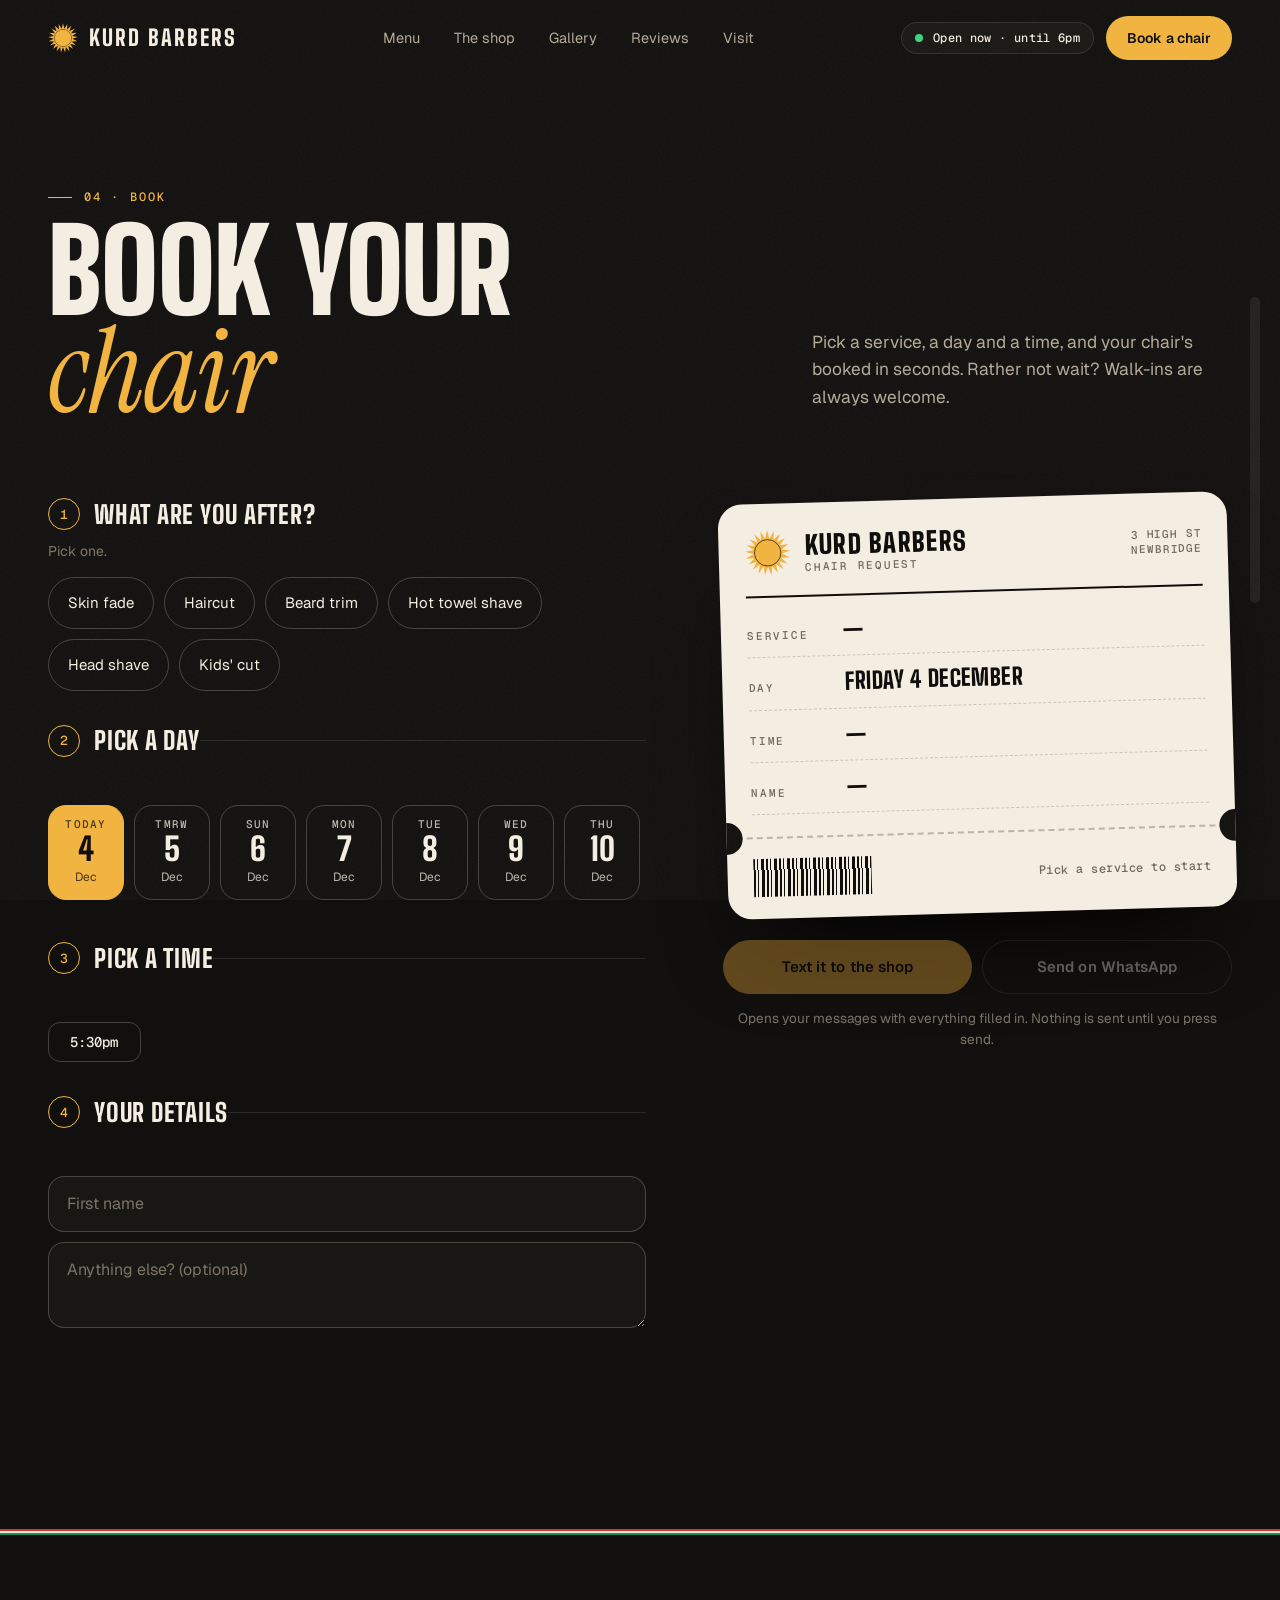
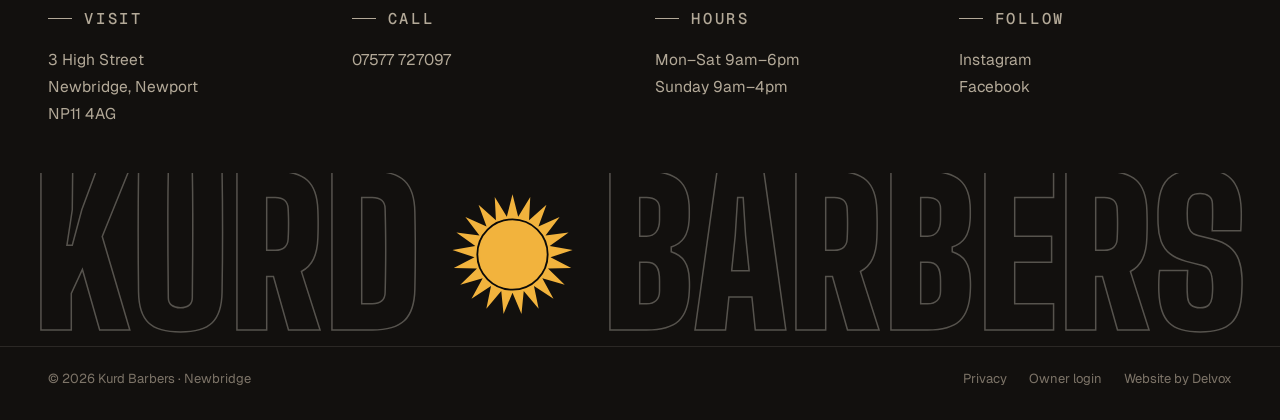
<file: book.html>
<!doctype html>
<html lang="en-GB">
<head>
<meta charset="utf-8">
<meta name="viewport" content="width=device-width, initial-scale=1, viewport-fit=cover">
<title>Book a chair | Kurd Barbers, Newbridge</title>
<meta name="description" content="Book your chair at Kurd Barbers, 3 High Street, Newbridge. Pick a service, a day and a time. Walk-ins always welcome.">
<!-- PREVIEW: delete the robots line below on launch day so Google can index the site -->
<meta name="robots" content="noindex, nofollow">
<meta name="theme-color" content="#0b0a09">
<link rel="icon" href="favicon.svg" type="image/svg+xml">
<meta property="og:type" content="website">
<meta property="og:title" content="Book a chair | Kurd Barbers, Newbridge">
<meta property="og:description" content="Fresh skin, always. Skin fades, beard work and hot towel shaves on Newbridge High Street. Walk in or book ahead.">
<meta property="og:image" content="https://images.unsplash.com/photo-1503951914875-452162b0f3f1?auto=format&amp;fit=crop&amp;w=1200&amp;h=630&amp;q=75">
<meta name="twitter:card" content="summary_large_image">

<link rel="preconnect" href="https://fonts.googleapis.com">
<link rel="preconnect" href="https://fonts.gstatic.com" crossorigin>
<link rel="preconnect" href="https://images.unsplash.com">
<link href="https://fonts.googleapis.com/css2?family=Big+Shoulders:opsz,wght@10..72,600..900&amp;family=Geist:wght@300..600&amp;family=Geist+Mono:wght@400;500&amp;family=Instrument+Serif:ital@0;1&amp;display=swap" rel="stylesheet">
<link rel="stylesheet" href="style.css">

<script>
  // Inner pages skip the intro (it only plays on the home page).
  (function () {
    var h = document.documentElement; h.classList.add('js', 'no-intro');
    try { sessionStorage.setItem('kb-intro', '1'); } catch (e) {}
    setTimeout(function () { if (!window.__kb) h.classList.add('fallback', 'ready'); }, 3000);
  })();
</script>

<script type="application/ld+json">
{
  "@context": "https://schema.org",
  "@type": "HairSalon",
  "name": "Kurd Barbers",
  "description": "Kurdish barbershop in Newbridge: skin fades, haircuts, beard trims, hot towel shaves, head shaves and kids' cuts. Walk-ins and appointments.",
  "image": "https://images.unsplash.com/photo-1503951914875-452162b0f3f1?auto=format&fit=crop&w=1200&q=75",
  "telephone": "+447577727097",
  "address": {
    "@type": "PostalAddress",
    "streetAddress": "3 High Street",
    "addressLocality": "Newbridge",
    "addressRegion": "Caerphilly",
    "postalCode": "NP11 4AG",
    "addressCountry": "GB"
  },
  "geo": { "@type": "GeoCoordinates", "latitude": 51.664713, "longitude": -3.144433 },
  "openingHoursSpecification": [
    { "@type": "OpeningHoursSpecification", "dayOfWeek": ["Monday","Tuesday","Wednesday","Thursday","Friday","Saturday"], "opens": "09:00", "closes": "18:00" },
    { "@type": "OpeningHoursSpecification", "dayOfWeek": "Sunday", "opens": "09:00", "closes": "16:00" }
  ],
  "sameAs": ["https://www.instagram.com/kurd.barbers/", "https://www.facebook.com/kurd.barbers"]
}
</script>
</head>
<body>

<a class="skip" href="#main">Skip to content</a>

<header class="nav">
  <div class="wrap nav-inner">
    <a class="logo" href="./" aria-label="Kurd Barbers, home">
      <span class="logo-sun" data-sun></span>
      <span class="logo-word">Kurd Barbers</span>
    </a>
    <nav aria-label="Main">
      <ul class="nav-links">
        <li><a href="menu.html">Menu</a></li>
        <li><a href="shop.html">The shop</a></li>
        <li><a href="gallery.html">Gallery</a></li>
        <li><a href="reviews.html">Reviews</a></li>
        <li><a href="visit.html">Visit</a></li>
      </ul>
    </nav>
    <div class="nav-right">
      <div class="status status-sm" data-status><span class="dot"></span><span class="status-text">Open 7 days</span></div>
      <a class="btn btn-sun mag" href="book.html">Book a chair</a>
      <button class="burger" type="button" aria-expanded="false" aria-controls="mmenu" aria-label="Open menu"><span></span><span></span></button>
    </div>
  </div>
</header>

<div class="mmenu" id="mmenu" aria-hidden="true">
  <ul class="mmenu-links">
    <li><a href="menu.html"><span>01</span>Menu</a></li>
    <li><a href="shop.html"><span>02</span>The shop</a></li>
    <li><a href="gallery.html"><span>03</span>Gallery</a></li>
    <li><a href="book.html" aria-current="page"><span>04</span>Book</a></li>
    <li><a href="visit.html"><span>05</span>Visit</a></li>
    <li><a href="reviews.html"><span>06</span>Reviews</a></li>
  </ul>
  <div class="mmenu-foot">
    <div class="status" data-status><span class="dot"></span><span class="status-text">Open 7 days</span></div>
    <a class="btn btn-sun" href="tel:+447577727097">Call 07577 727097</a>
    <p>3 High Street, Newbridge NP11 4AG</p>
  </div>
</div>

<main id="main">

<!-- ============ BOOK ============ -->
  <section class="section book page-first" id="book">
    <div class="wrap">
      <header class="sec-head split">
        <div>
          <p class="label">04 · Book</p>
          <h1 class="sec-title" data-reveal>Book your <em>chair</em></h1>
        </div>
        <p class="sec-lede" data-reveal>Pick a service, a day and a time, and your chair's booked in seconds. Rather not wait? Walk-ins are always welcome.</p>
      </header>

      <div class="book-grid" id="booking">
        <form class="book-form" novalidate>
          <fieldset class="step">
            <legend><span class="step-n">1</span>What are you after?</legend>
            <p class="step-hint">Pick one.</p>
            <div class="chips">
              <button type="button" class="chip" data-service="Skin fade" aria-pressed="false">Skin fade</button>
              <button type="button" class="chip" data-service="Haircut" aria-pressed="false">Haircut</button>
              <button type="button" class="chip" data-service="Beard trim" aria-pressed="false">Beard trim</button>
              <button type="button" class="chip" data-service="Hot towel shave" aria-pressed="false">Hot towel shave</button>
              <button type="button" class="chip" data-service="Head shave" aria-pressed="false">Head shave</button>
              <button type="button" class="chip" data-service="Kids' cut" aria-pressed="false">Kids' cut</button>
            </div>
          </fieldset>
          <fieldset class="step">
            <legend><span class="step-n">2</span>Pick a day</legend>
            <div class="dates" id="b-dates"></div>
          </fieldset>
          <fieldset class="step">
            <legend><span class="step-n">3</span>Pick a time</legend>
            <div class="slots" id="b-times" aria-live="polite"></div>
          </fieldset>
          <fieldset class="step">
            <legend><span class="step-n">4</span>Your details</legend>
            <label class="sr-only" for="b-name">Your name</label>
            <input id="b-name" type="text" autocomplete="given-name" placeholder="First name" maxlength="40">
            <label class="sr-only" for="b-phone">Your mobile number</label>
            <input id="b-phone" type="tel" autocomplete="tel" inputmode="tel" placeholder="Mobile number" maxlength="20" data-live hidden>
            <label class="sr-only" for="b-note">Anything else (optional)</label>
            <textarea id="b-note" rows="2" placeholder="Anything else? (optional)" maxlength="200"></textarea>
            <label class="consent" data-live hidden><input id="b-consent" type="checkbox"><span>I've read the <a href="privacy.html">privacy note</a>. My details are only used for this booking.</span></label>
            <input class="hp" id="b-website" type="text" name="website" tabindex="-1" autocomplete="off" aria-hidden="true">
          </fieldset>
        </form>

        <aside class="ticket-wrap">
          <div class="ticket" id="ticket">
            <div class="t-top">
              <span class="t-sun" data-sun></span>
              <div class="t-brand"><b>Kurd Barbers</b><small>Chair request</small></div>
              <span class="t-addr">3 High St<br>Newbridge</span>
            </div>
            <dl class="t-rows">
              <div><dt>Service</dt><dd id="t-service">—</dd></div>
              <div><dt>Day</dt><dd id="t-day">—</dd></div>
              <div><dt>Time</dt><dd id="t-time">—</dd></div>
              <div><dt>Name</dt><dd id="t-name">—</dd></div>
            </dl>
            <div class="t-perf" aria-hidden="true"></div>
            <div class="t-foot">
              <span class="t-code" aria-hidden="true"></span>
              <span class="t-hint" id="t-hint" aria-live="polite">Pick a service to start</span>
            </div>
            <span class="t-stamp" aria-hidden="true">Ready to send</span>
          </div>
          <div class="t-actions t-live" data-live hidden>
            <button class="btn btn-sun" id="book-now" type="button" aria-disabled="true">Book my chair <span class="arr" aria-hidden="true">→</span></button>
          </div>
          <div class="t-done" id="t-done" hidden>
            <p class="t-done-ref">Your booking reference <b id="t-ref"></b></p>
            <p>You're booked in. See you soon. Need to change it? <a id="t-manage" target="_blank" rel="noopener">Manage or cancel</a>, or call <a href="tel:+447577727097">07577 727097</a>.</p>
            <button class="btn btn-ghost" id="book-again" type="button">Book another chair</button>
          </div>
          <p class="t-or" data-live hidden>Rather message the shop?</p>
          <div class="t-actions t-msg">
            <a class="btn btn-sun" id="send-sms" aria-disabled="true">Text it to the shop</a>
            <a class="btn btn-ghost" id="send-wa" aria-disabled="true" target="_blank" rel="noopener">Send on WhatsApp</a>
          </div>
          <p class="t-note">Opens your messages with everything filled in. Nothing is sent until you press send.</p>
        </aside>
      </div>
    </div>
  </section>

</main>

<footer class="foot">
  <div class="tri-band"></div>
  <div class="wrap foot-grid">
    <div><p class="label">Visit</p><p>3 High Street<br>Newbridge, Newport<br>NP11 4AG</p></div>
    <div><p class="label">Call</p><p><a href="tel:+447577727097">07577 727097</a></p></div>
    <div><p class="label">Hours</p><p>Mon–Sat 9am–6pm<br>Sunday 9am–4pm</p></div>
    <div><p class="label">Follow</p><p><a href="https://www.instagram.com/kurd.barbers/" target="_blank" rel="noopener">Instagram</a><br><a href="https://www.facebook.com/kurd.barbers" target="_blank" rel="noopener">Facebook</a></p></div>
  </div>
  <div class="foot-mark" aria-hidden="true"><span>Kurd</span><span class="foot-sun" data-sun></span><span>Barbers</span></div>
  <div class="wrap foot-base">
    <span>© <span id="yr">2026</span> Kurd Barbers · Newbridge</span>
    <span class="foot-links">
      <a href="privacy.html">Privacy</a>
      <a href="https://kurd-barbers.lovable.app/auth" rel="nofollow">Owner login</a>
      <a href="https://delvox.co.uk" target="_blank" rel="noopener">Website by Delvox</a>
    </span>
  </div>
</footer>

<nav class="dock" aria-label="Quick actions">
  <a href="tel:+447577727097"><svg viewBox="0 0 24 24" aria-hidden="true"><path d="M6.6 10.8a15.1 15.1 0 0 0 6.6 6.6l2.2-2.2a1 1 0 0 1 1-.25 11.4 11.4 0 0 0 3.6.57 1 1 0 0 1 1 1V20a1 1 0 0 1-1 1A17 17 0 0 1 3 4a1 1 0 0 1 1-1h3.5a1 1 0 0 1 1 1c0 1.25.2 2.45.57 3.57a1 1 0 0 1-.25 1z"/></svg>Call</a>
  <a class="main" href="book.html">Book a chair</a>
  <a href="https://www.google.com/maps/dir/?api=1&amp;destination=51.664713,-3.144433" target="_blank" rel="noopener"><svg viewBox="0 0 24 24" aria-hidden="true"><path d="M12 2a7 7 0 0 0-7 7c0 5.25 7 13 7 13s7-7.75 7-13a7 7 0 0 0-7-7zm0 9.5A2.5 2.5 0 1 1 12 6.5a2.5 2.5 0 0 1 0 5z"/></svg>Find us</a>
</nav>

<div class="pole" aria-hidden="true"><span></span></div>

<script src="main.js" defer></script>
</body>
</html>
</file>
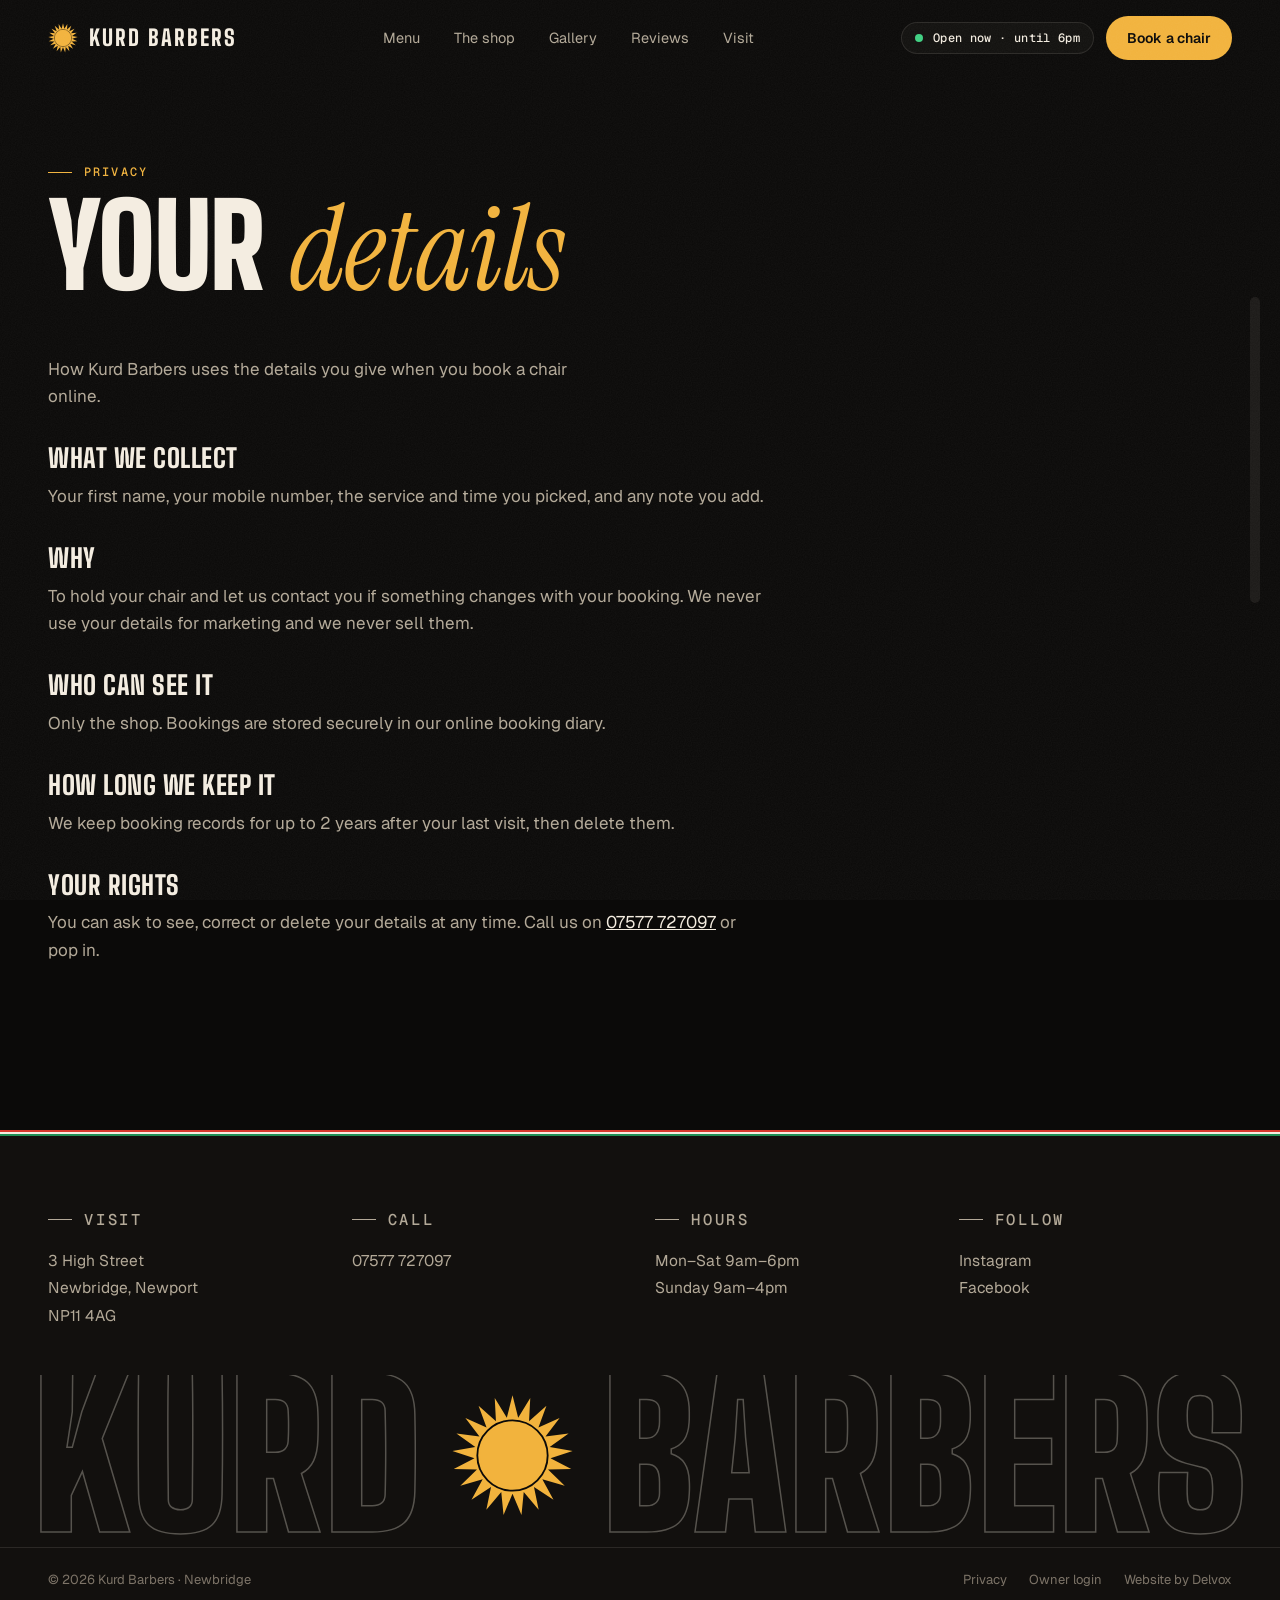
<file: privacy.html>
<!doctype html>
<html lang="en-GB">
<head>
<meta charset="utf-8">
<meta name="viewport" content="width=device-width, initial-scale=1, viewport-fit=cover">
<title>Privacy | Kurd Barbers, Newbridge</title>
<meta name="description" content="How Kurd Barbers in Newbridge uses the details you give when you book online.">
<!-- PREVIEW: delete the robots line below on launch day so Google can index the site -->
<meta name="robots" content="noindex, nofollow">
<meta name="theme-color" content="#0b0a09">
<link rel="icon" href="favicon.svg" type="image/svg+xml">
<meta property="og:type" content="website">
<meta property="og:title" content="Privacy | Kurd Barbers, Newbridge">
<meta property="og:description" content="Fresh skin, always. Skin fades, beard work and hot towel shaves on Newbridge High Street. Walk in or book ahead.">
<meta property="og:image" content="https://images.unsplash.com/photo-1503951914875-452162b0f3f1?auto=format&amp;fit=crop&amp;w=1200&amp;h=630&amp;q=75">
<meta name="twitter:card" content="summary_large_image">

<link rel="preconnect" href="https://fonts.googleapis.com">
<link rel="preconnect" href="https://fonts.gstatic.com" crossorigin>
<link rel="preconnect" href="https://images.unsplash.com">
<link href="https://fonts.googleapis.com/css2?family=Big+Shoulders:opsz,wght@10..72,600..900&amp;family=Geist:wght@300..600&amp;family=Geist+Mono:wght@400;500&amp;family=Instrument+Serif:ital@0;1&amp;display=swap" rel="stylesheet">
<link rel="stylesheet" href="style.css">

<script>
  // Inner pages skip the intro (it only plays on the home page).
  (function () {
    var h = document.documentElement; h.classList.add('js', 'no-intro');
    try { sessionStorage.setItem('kb-intro', '1'); } catch (e) {}
    setTimeout(function () { if (!window.__kb) h.classList.add('fallback', 'ready'); }, 3000);
  })();
</script>

<script type="application/ld+json">
{
  "@context": "https://schema.org",
  "@type": "HairSalon",
  "name": "Kurd Barbers",
  "description": "Kurdish barbershop in Newbridge: skin fades, haircuts, beard trims, hot towel shaves, head shaves and kids' cuts. Walk-ins and appointments.",
  "image": "https://images.unsplash.com/photo-1503951914875-452162b0f3f1?auto=format&fit=crop&w=1200&q=75",
  "telephone": "+447577727097",
  "address": {
    "@type": "PostalAddress",
    "streetAddress": "3 High Street",
    "addressLocality": "Newbridge",
    "addressRegion": "Caerphilly",
    "postalCode": "NP11 4AG",
    "addressCountry": "GB"
  },
  "geo": { "@type": "GeoCoordinates", "latitude": 51.664713, "longitude": -3.144433 },
  "openingHoursSpecification": [
    { "@type": "OpeningHoursSpecification", "dayOfWeek": ["Monday","Tuesday","Wednesday","Thursday","Friday","Saturday"], "opens": "09:00", "closes": "18:00" },
    { "@type": "OpeningHoursSpecification", "dayOfWeek": "Sunday", "opens": "09:00", "closes": "16:00" }
  ],
  "sameAs": ["https://www.instagram.com/kurd.barbers/", "https://www.facebook.com/kurd.barbers"]
}
</script>
</head>
<body>

<a class="skip" href="#main">Skip to content</a>

<header class="nav">
  <div class="wrap nav-inner">
    <a class="logo" href="./" aria-label="Kurd Barbers, home">
      <span class="logo-sun" data-sun></span>
      <span class="logo-word">Kurd Barbers</span>
    </a>
    <nav aria-label="Main">
      <ul class="nav-links">
        <li><a href="menu.html">Menu</a></li>
        <li><a href="shop.html">The shop</a></li>
        <li><a href="gallery.html">Gallery</a></li>
        <li><a href="reviews.html">Reviews</a></li>
        <li><a href="visit.html">Visit</a></li>
      </ul>
    </nav>
    <div class="nav-right">
      <div class="status status-sm" data-status><span class="dot"></span><span class="status-text">Open 7 days</span></div>
      <a class="btn btn-sun mag" href="book.html">Book a chair</a>
      <button class="burger" type="button" aria-expanded="false" aria-controls="mmenu" aria-label="Open menu"><span></span><span></span></button>
    </div>
  </div>
</header>

<div class="mmenu" id="mmenu" aria-hidden="true">
  <ul class="mmenu-links">
    <li><a href="menu.html"><span>01</span>Menu</a></li>
    <li><a href="shop.html"><span>02</span>The shop</a></li>
    <li><a href="gallery.html"><span>03</span>Gallery</a></li>
    <li><a href="book.html"><span>04</span>Book</a></li>
    <li><a href="visit.html"><span>05</span>Visit</a></li>
    <li><a href="reviews.html"><span>06</span>Reviews</a></li>
  </ul>
  <div class="mmenu-foot">
    <div class="status" data-status><span class="dot"></span><span class="status-text">Open 7 days</span></div>
    <a class="btn btn-sun" href="tel:+447577727097">Call 07577 727097</a>
    <p>3 High Street, Newbridge NP11 4AG</p>
  </div>
</div>

<main id="main">

  <!-- Draft privacy note for the demo. Kurd Barbers to check and approve before launch. -->
  <section class="section privacy">
    <div class="wrap">
      <p class="label">Privacy</p>
      <h1 class="sec-title">Your <em>details</em></h1>
      <div class="prose">
        <p class="sec-lede">How Kurd Barbers uses the details you give when you book a chair online.</p>
        <h2>What we collect</h2>
        <p>Your first name, your mobile number, the service and time you picked, and any note you add.</p>
        <h2>Why</h2>
        <p>To hold your chair and let us contact you if something changes with your booking. We never use your details for marketing and we never sell them.</p>
        <h2>Who can see it</h2>
        <p>Only the shop. Bookings are stored securely in our online booking diary.</p>
        <h2>How long we keep it</h2>
        <p>We keep booking records for up to 2 years after your last visit, then delete them.</p>
        <h2>Your rights</h2>
        <p>You can ask to see, correct or delete your details at any time. Call us on <a href="tel:+447577727097">07577 727097</a> or pop in.</p>
      </div>
    </div>
  </section>

</main>

<footer class="foot">
  <div class="tri-band"></div>
  <div class="wrap foot-grid">
    <div><p class="label">Visit</p><p>3 High Street<br>Newbridge, Newport<br>NP11 4AG</p></div>
    <div><p class="label">Call</p><p><a href="tel:+447577727097">07577 727097</a></p></div>
    <div><p class="label">Hours</p><p>Mon–Sat 9am–6pm<br>Sunday 9am–4pm</p></div>
    <div><p class="label">Follow</p><p><a href="https://www.instagram.com/kurd.barbers/" target="_blank" rel="noopener">Instagram</a><br><a href="https://www.facebook.com/kurd.barbers" target="_blank" rel="noopener">Facebook</a></p></div>
  </div>
  <div class="foot-mark" aria-hidden="true"><span>Kurd</span><span class="foot-sun" data-sun></span><span>Barbers</span></div>
  <div class="wrap foot-base">
    <span>© <span id="yr">2026</span> Kurd Barbers · Newbridge</span>
    <span class="foot-links">
      <a href="privacy.html">Privacy</a>
      <a href="https://kurd-barbers.lovable.app/auth" rel="nofollow">Owner login</a>
      <a href="https://delvox.co.uk" target="_blank" rel="noopener">Website by Delvox</a>
    </span>
  </div>
</footer>

<nav class="dock" aria-label="Quick actions">
  <a href="tel:+447577727097"><svg viewBox="0 0 24 24" aria-hidden="true"><path d="M6.6 10.8a15.1 15.1 0 0 0 6.6 6.6l2.2-2.2a1 1 0 0 1 1-.25 11.4 11.4 0 0 0 3.6.57 1 1 0 0 1 1 1V20a1 1 0 0 1-1 1A17 17 0 0 1 3 4a1 1 0 0 1 1-1h3.5a1 1 0 0 1 1 1c0 1.25.2 2.45.57 3.57a1 1 0 0 1-.25 1z"/></svg>Call</a>
  <a class="main" href="book.html">Book a chair</a>
  <a href="https://www.google.com/maps/dir/?api=1&amp;destination=51.664713,-3.144433" target="_blank" rel="noopener"><svg viewBox="0 0 24 24" aria-hidden="true"><path d="M12 2a7 7 0 0 0-7 7c0 5.25 7 13 7 13s7-7.75 7-13a7 7 0 0 0-7-7zm0 9.5A2.5 2.5 0 1 1 12 6.5a2.5 2.5 0 0 1 0 5z"/></svg>Find us</a>
</nav>

<div class="pole" aria-hidden="true"><span></span></div>

<script src="main.js" defer></script>
</body>
</html>
</file>
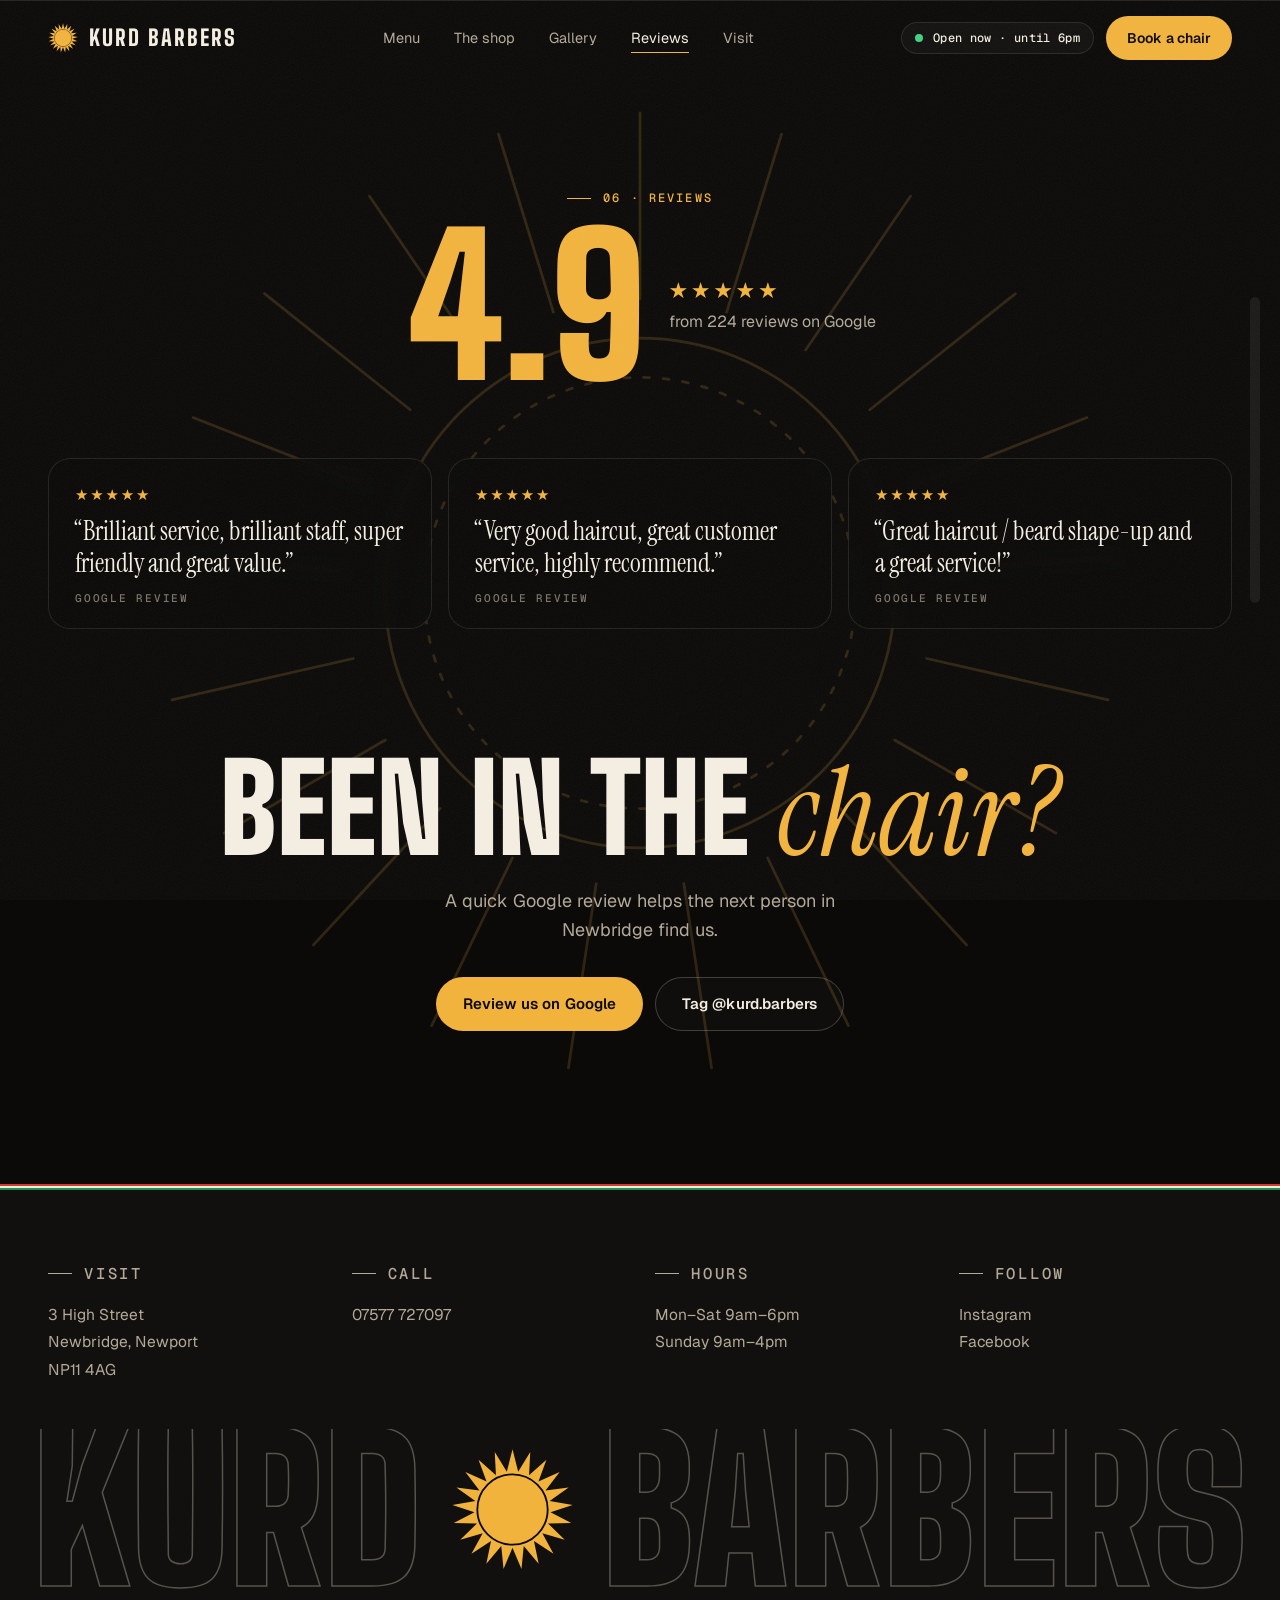
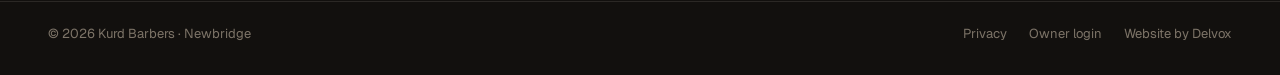
<file: reviews.html>
<!doctype html>
<html lang="en-GB">
<head>
<meta charset="utf-8">
<meta name="viewport" content="width=device-width, initial-scale=1, viewport-fit=cover">
<title>Reviews | Kurd Barbers, Newbridge</title>
<meta name="description" content="Kurd Barbers is rated 4.9 from 224 reviews on Google. See what people say about the shop on Newbridge High Street.">
<!-- PREVIEW: delete the robots line below on launch day so Google can index the site -->
<meta name="robots" content="noindex, nofollow">
<meta name="theme-color" content="#0b0a09">
<link rel="icon" href="favicon.svg" type="image/svg+xml">
<meta property="og:type" content="website">
<meta property="og:title" content="Reviews | Kurd Barbers, Newbridge">
<meta property="og:description" content="Fresh skin, always. Skin fades, beard work and hot towel shaves on Newbridge High Street. Walk in or book ahead.">
<meta property="og:image" content="https://images.unsplash.com/photo-1503951914875-452162b0f3f1?auto=format&amp;fit=crop&amp;w=1200&amp;h=630&amp;q=75">
<meta name="twitter:card" content="summary_large_image">

<link rel="preconnect" href="https://fonts.googleapis.com">
<link rel="preconnect" href="https://fonts.gstatic.com" crossorigin>
<link rel="preconnect" href="https://images.unsplash.com">
<link href="https://fonts.googleapis.com/css2?family=Big+Shoulders:opsz,wght@10..72,600..900&amp;family=Geist:wght@300..600&amp;family=Geist+Mono:wght@400;500&amp;family=Instrument+Serif:ital@0;1&amp;display=swap" rel="stylesheet">
<link rel="stylesheet" href="style.css">

<script>
  // Inner pages skip the intro (it only plays on the home page).
  (function () {
    var h = document.documentElement; h.classList.add('js', 'no-intro');
    try { sessionStorage.setItem('kb-intro', '1'); } catch (e) {}
    setTimeout(function () { if (!window.__kb) h.classList.add('fallback', 'ready'); }, 3000);
  })();
</script>

<script type="application/ld+json">
{
  "@context": "https://schema.org",
  "@type": "HairSalon",
  "name": "Kurd Barbers",
  "description": "Kurdish barbershop in Newbridge: skin fades, haircuts, beard trims, hot towel shaves, head shaves and kids' cuts. Walk-ins and appointments.",
  "image": "https://images.unsplash.com/photo-1503951914875-452162b0f3f1?auto=format&fit=crop&w=1200&q=75",
  "telephone": "+447577727097",
  "address": {
    "@type": "PostalAddress",
    "streetAddress": "3 High Street",
    "addressLocality": "Newbridge",
    "addressRegion": "Caerphilly",
    "postalCode": "NP11 4AG",
    "addressCountry": "GB"
  },
  "geo": { "@type": "GeoCoordinates", "latitude": 51.664713, "longitude": -3.144433 },
  "openingHoursSpecification": [
    { "@type": "OpeningHoursSpecification", "dayOfWeek": ["Monday","Tuesday","Wednesday","Thursday","Friday","Saturday"], "opens": "09:00", "closes": "18:00" },
    { "@type": "OpeningHoursSpecification", "dayOfWeek": "Sunday", "opens": "09:00", "closes": "16:00" }
  ],
  "sameAs": ["https://www.instagram.com/kurd.barbers/", "https://www.facebook.com/kurd.barbers"]
}
</script>
</head>
<body>

<a class="skip" href="#main">Skip to content</a>

<header class="nav">
  <div class="wrap nav-inner">
    <a class="logo" href="./" aria-label="Kurd Barbers, home">
      <span class="logo-sun" data-sun></span>
      <span class="logo-word">Kurd Barbers</span>
    </a>
    <nav aria-label="Main">
      <ul class="nav-links">
        <li><a href="menu.html">Menu</a></li>
        <li><a href="shop.html">The shop</a></li>
        <li><a href="gallery.html">Gallery</a></li>
        <li><a href="reviews.html" aria-current="page">Reviews</a></li>
        <li><a href="visit.html">Visit</a></li>
      </ul>
    </nav>
    <div class="nav-right">
      <div class="status status-sm" data-status><span class="dot"></span><span class="status-text">Open 7 days</span></div>
      <a class="btn btn-sun mag" href="book.html">Book a chair</a>
      <button class="burger" type="button" aria-expanded="false" aria-controls="mmenu" aria-label="Open menu"><span></span><span></span></button>
    </div>
  </div>
</header>

<div class="mmenu" id="mmenu" aria-hidden="true">
  <ul class="mmenu-links">
    <li><a href="menu.html"><span>01</span>Menu</a></li>
    <li><a href="shop.html"><span>02</span>The shop</a></li>
    <li><a href="gallery.html"><span>03</span>Gallery</a></li>
    <li><a href="book.html"><span>04</span>Book</a></li>
    <li><a href="visit.html"><span>05</span>Visit</a></li>
    <li><a href="reviews.html" aria-current="page"><span>06</span>Reviews</a></li>
  </ul>
  <div class="mmenu-foot">
    <div class="status" data-status><span class="dot"></span><span class="status-text">Open 7 days</span></div>
    <a class="btn btn-sun" href="tel:+447577727097">Call 07577 727097</a>
    <p>3 High Street, Newbridge NP11 4AG</p>
  </div>
</div>

<main id="main">

<!-- ============ REVIEWS ============ -->
  <!-- Real Google reviews (short snippets shown on the shop's Google listing, 26 Nov 2026). -->
  <section class="review page-first" id="reviews">
    <div class="review-sun" data-sun="line" aria-hidden="true"></div>
    <div class="wrap review-inner">
      <h1 class="sr-only">Kurd Barbers reviews</h1>
      <p class="label center">06 · Reviews</p>
      <div class="score" data-reveal>
        <span class="score-num">4.9</span>
        <span class="score-side"><span class="stars" aria-hidden="true">★★★★★</span><span>from 224 reviews on Google</span></span>
      </div>
      <ul class="quotes">
        <li data-reveal><span class="stars" aria-hidden="true">★★★★★</span><p>“Brilliant service, brilliant staff, super friendly and great value.”</p><span class="src">Google review</span></li>
        <li data-reveal style="--rd:.08s"><span class="stars" aria-hidden="true">★★★★★</span><p>“Very good haircut, great customer service, highly recommend.”</p><span class="src">Google review</span></li>
        <li data-reveal style="--rd:.16s"><span class="stars" aria-hidden="true">★★★★★</span><p>“Great haircut / beard shape-up and a great service!”</p><span class="src">Google review</span></li>
      </ul>
      <h2 data-reveal>Been in the <em>chair?</em></h2>
      <p class="review-lede" data-reveal>A quick Google review helps the next person in Newbridge find us.</p>
      <div class="cta-row center" data-reveal>
        <a class="btn btn-sun mag" href="https://www.google.com/maps/search/?api=1&amp;query=Kurd%20Barbers%2C%203%20High%20Street%2C%20Newbridge" target="_blank" rel="noopener">Review us on Google</a>
        <a class="btn btn-ghost mag" href="https://www.instagram.com/kurd.barbers/" target="_blank" rel="noopener">Tag @kurd.barbers</a>
      </div>
    </div>
  </section>

</main>

<footer class="foot">
  <div class="tri-band"></div>
  <div class="wrap foot-grid">
    <div><p class="label">Visit</p><p>3 High Street<br>Newbridge, Newport<br>NP11 4AG</p></div>
    <div><p class="label">Call</p><p><a href="tel:+447577727097">07577 727097</a></p></div>
    <div><p class="label">Hours</p><p>Mon–Sat 9am–6pm<br>Sunday 9am–4pm</p></div>
    <div><p class="label">Follow</p><p><a href="https://www.instagram.com/kurd.barbers/" target="_blank" rel="noopener">Instagram</a><br><a href="https://www.facebook.com/kurd.barbers" target="_blank" rel="noopener">Facebook</a></p></div>
  </div>
  <div class="foot-mark" aria-hidden="true"><span>Kurd</span><span class="foot-sun" data-sun></span><span>Barbers</span></div>
  <div class="wrap foot-base">
    <span>© <span id="yr">2026</span> Kurd Barbers · Newbridge</span>
    <span class="foot-links">
      <a href="privacy.html">Privacy</a>
      <a href="https://kurd-barbers.lovable.app/auth" rel="nofollow">Owner login</a>
      <a href="https://delvox.co.uk" target="_blank" rel="noopener">Website by Delvox</a>
    </span>
  </div>
</footer>

<nav class="dock" aria-label="Quick actions">
  <a href="tel:+447577727097"><svg viewBox="0 0 24 24" aria-hidden="true"><path d="M6.6 10.8a15.1 15.1 0 0 0 6.6 6.6l2.2-2.2a1 1 0 0 1 1-.25 11.4 11.4 0 0 0 3.6.57 1 1 0 0 1 1 1V20a1 1 0 0 1-1 1A17 17 0 0 1 3 4a1 1 0 0 1 1-1h3.5a1 1 0 0 1 1 1c0 1.25.2 2.45.57 3.57a1 1 0 0 1-.25 1z"/></svg>Call</a>
  <a class="main" href="book.html">Book a chair</a>
  <a href="https://www.google.com/maps/dir/?api=1&amp;destination=51.664713,-3.144433" target="_blank" rel="noopener"><svg viewBox="0 0 24 24" aria-hidden="true"><path d="M12 2a7 7 0 0 0-7 7c0 5.25 7 13 7 13s7-7.75 7-13a7 7 0 0 0-7-7zm0 9.5A2.5 2.5 0 1 1 12 6.5a2.5 2.5 0 0 1 0 5z"/></svg>Find us</a>
</nav>

<div class="pole" aria-hidden="true"><span></span></div>

<script src="main.js" defer></script>
</body>
</html>
</file>
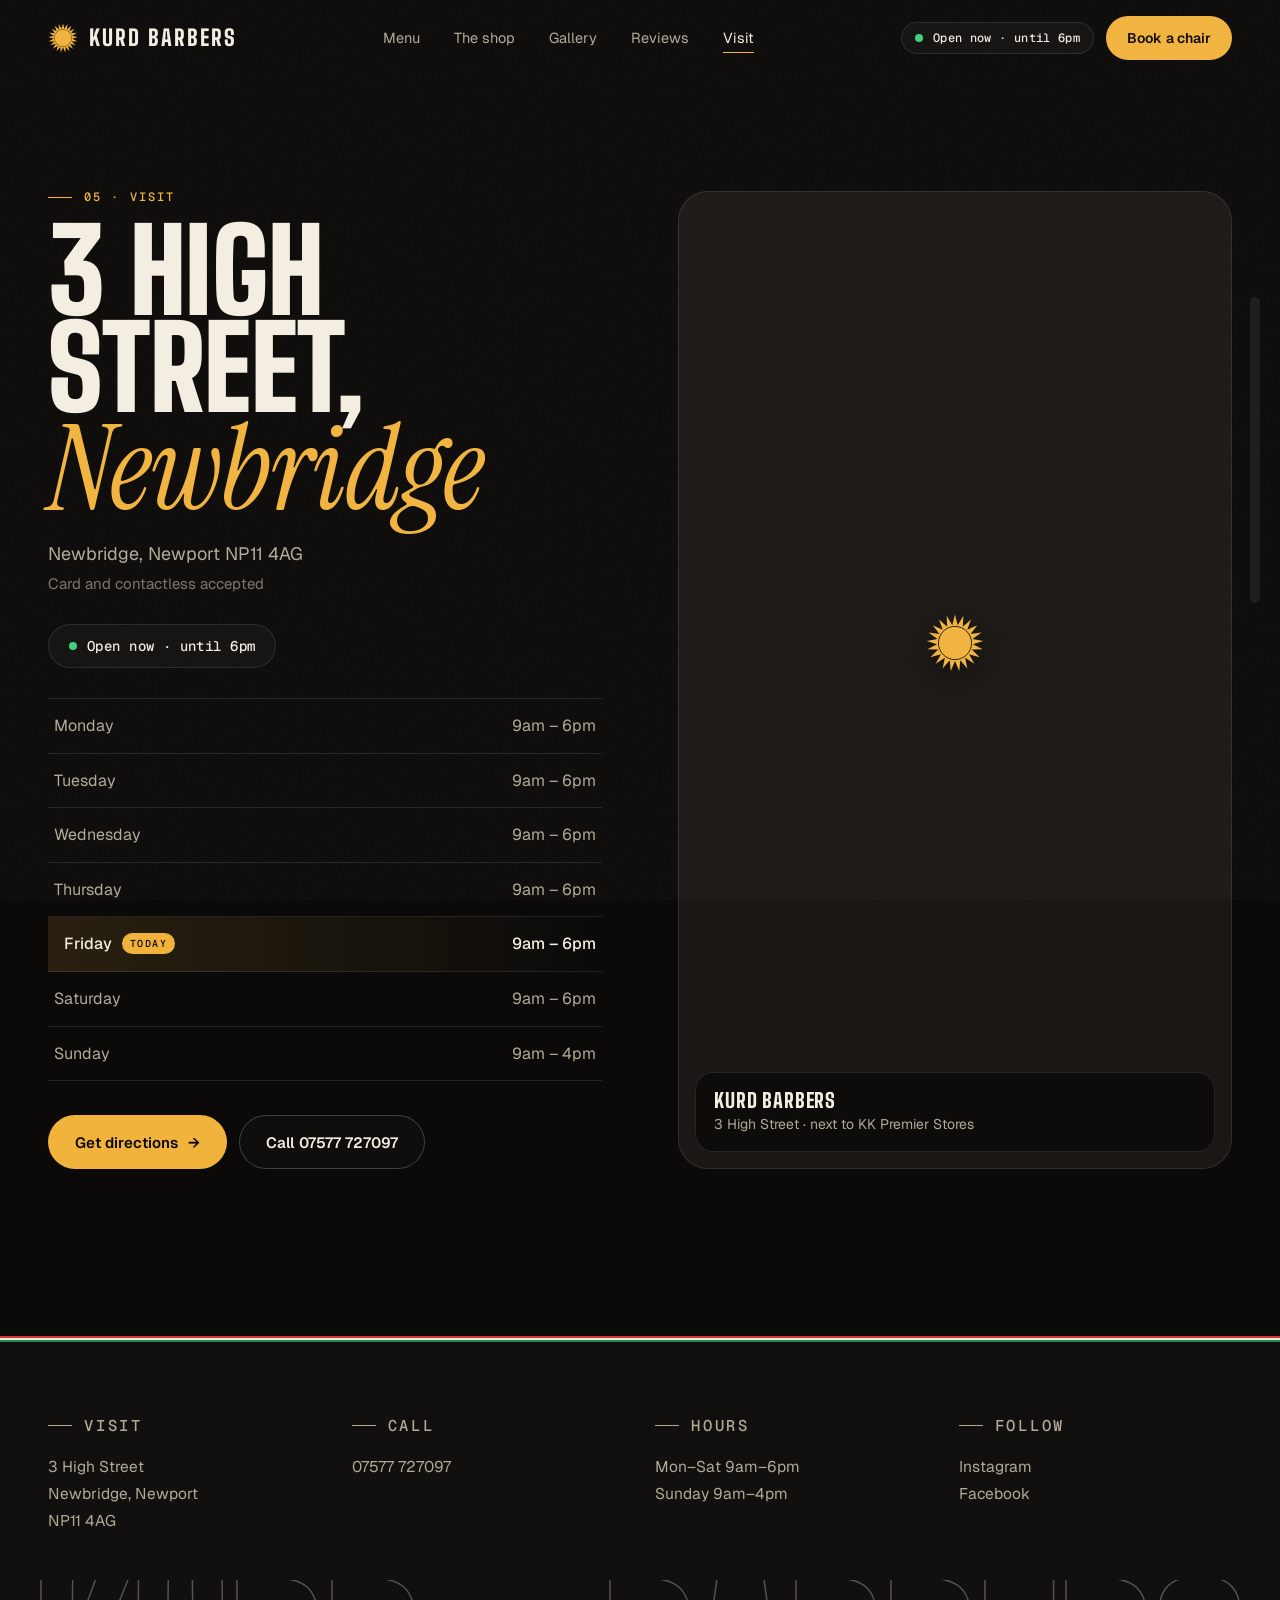
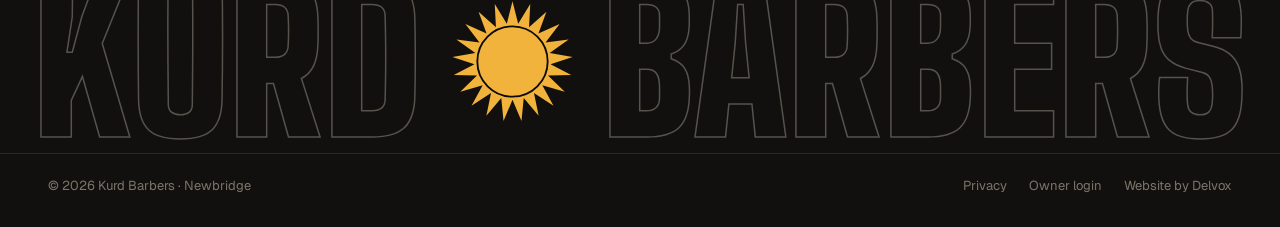
<file: visit.html>
<!doctype html>
<html lang="en-GB">
<head>
<meta charset="utf-8">
<meta name="viewport" content="width=device-width, initial-scale=1, viewport-fit=cover">
<title>Visit | Kurd Barbers, 3 High Street, Newbridge</title>
<meta name="description" content="Find Kurd Barbers at 3 High Street, Newbridge NP11 4AG. Open 7 days: Monday to Saturday 9am to 6pm, Sunday 9am to 4pm.">
<!-- PREVIEW: delete the robots line below on launch day so Google can index the site -->
<meta name="robots" content="noindex, nofollow">
<meta name="theme-color" content="#0b0a09">
<link rel="icon" href="favicon.svg" type="image/svg+xml">
<meta property="og:type" content="website">
<meta property="og:title" content="Visit | Kurd Barbers, 3 High Street, Newbridge">
<meta property="og:description" content="Fresh skin, always. Skin fades, beard work and hot towel shaves on Newbridge High Street. Walk in or book ahead.">
<meta property="og:image" content="https://images.unsplash.com/photo-1503951914875-452162b0f3f1?auto=format&amp;fit=crop&amp;w=1200&amp;h=630&amp;q=75">
<meta name="twitter:card" content="summary_large_image">

<link rel="preconnect" href="https://fonts.googleapis.com">
<link rel="preconnect" href="https://fonts.gstatic.com" crossorigin>
<link rel="preconnect" href="https://images.unsplash.com">
<link href="https://fonts.googleapis.com/css2?family=Big+Shoulders:opsz,wght@10..72,600..900&amp;family=Geist:wght@300..600&amp;family=Geist+Mono:wght@400;500&amp;family=Instrument+Serif:ital@0;1&amp;display=swap" rel="stylesheet">
<link rel="stylesheet" href="style.css">

<script>
  // Inner pages skip the intro (it only plays on the home page).
  (function () {
    var h = document.documentElement; h.classList.add('js', 'no-intro');
    try { sessionStorage.setItem('kb-intro', '1'); } catch (e) {}
    setTimeout(function () { if (!window.__kb) h.classList.add('fallback', 'ready'); }, 3000);
  })();
</script>

<script type="application/ld+json">
{
  "@context": "https://schema.org",
  "@type": "HairSalon",
  "name": "Kurd Barbers",
  "description": "Kurdish barbershop in Newbridge: skin fades, haircuts, beard trims, hot towel shaves, head shaves and kids' cuts. Walk-ins and appointments.",
  "image": "https://images.unsplash.com/photo-1503951914875-452162b0f3f1?auto=format&fit=crop&w=1200&q=75",
  "telephone": "+447577727097",
  "address": {
    "@type": "PostalAddress",
    "streetAddress": "3 High Street",
    "addressLocality": "Newbridge",
    "addressRegion": "Caerphilly",
    "postalCode": "NP11 4AG",
    "addressCountry": "GB"
  },
  "geo": { "@type": "GeoCoordinates", "latitude": 51.664713, "longitude": -3.144433 },
  "openingHoursSpecification": [
    { "@type": "OpeningHoursSpecification", "dayOfWeek": ["Monday","Tuesday","Wednesday","Thursday","Friday","Saturday"], "opens": "09:00", "closes": "18:00" },
    { "@type": "OpeningHoursSpecification", "dayOfWeek": "Sunday", "opens": "09:00", "closes": "16:00" }
  ],
  "sameAs": ["https://www.instagram.com/kurd.barbers/", "https://www.facebook.com/kurd.barbers"]
}
</script>
</head>
<body>

<a class="skip" href="#main">Skip to content</a>

<header class="nav">
  <div class="wrap nav-inner">
    <a class="logo" href="./" aria-label="Kurd Barbers, home">
      <span class="logo-sun" data-sun></span>
      <span class="logo-word">Kurd Barbers</span>
    </a>
    <nav aria-label="Main">
      <ul class="nav-links">
        <li><a href="menu.html">Menu</a></li>
        <li><a href="shop.html">The shop</a></li>
        <li><a href="gallery.html">Gallery</a></li>
        <li><a href="reviews.html">Reviews</a></li>
        <li><a href="visit.html" aria-current="page">Visit</a></li>
      </ul>
    </nav>
    <div class="nav-right">
      <div class="status status-sm" data-status><span class="dot"></span><span class="status-text">Open 7 days</span></div>
      <a class="btn btn-sun mag" href="book.html">Book a chair</a>
      <button class="burger" type="button" aria-expanded="false" aria-controls="mmenu" aria-label="Open menu"><span></span><span></span></button>
    </div>
  </div>
</header>

<div class="mmenu" id="mmenu" aria-hidden="true">
  <ul class="mmenu-links">
    <li><a href="menu.html"><span>01</span>Menu</a></li>
    <li><a href="shop.html"><span>02</span>The shop</a></li>
    <li><a href="gallery.html"><span>03</span>Gallery</a></li>
    <li><a href="book.html"><span>04</span>Book</a></li>
    <li><a href="visit.html" aria-current="page"><span>05</span>Visit</a></li>
    <li><a href="reviews.html"><span>06</span>Reviews</a></li>
  </ul>
  <div class="mmenu-foot">
    <div class="status" data-status><span class="dot"></span><span class="status-text">Open 7 days</span></div>
    <a class="btn btn-sun" href="tel:+447577727097">Call 07577 727097</a>
    <p>3 High Street, Newbridge NP11 4AG</p>
  </div>
</div>

<main id="main">

<!-- ============ VISIT ============ -->
  <section class="section visit page-first" id="visit">
    <div class="wrap visit-grid">
      <div class="visit-copy">
        <p class="label">05 · Visit</p>
        <h1 class="sec-title" data-reveal>3 High Street, <em>Newbridge</em></h1>
        <p class="addr" data-reveal>Newbridge, Newport NP11 4AG<br><span class="pay">Card and contactless accepted</span></p>
        <div class="status status-lg" data-status data-reveal><span class="dot"></span><span class="status-text">Open 7 days</span></div>
        <ul class="hours" data-reveal>
          <li data-day="1"><span>Monday</span><span>9am – 6pm</span></li>
          <li data-day="2"><span>Tuesday</span><span>9am – 6pm</span></li>
          <li data-day="3"><span>Wednesday</span><span>9am – 6pm</span></li>
          <li data-day="4"><span>Thursday</span><span>9am – 6pm</span></li>
          <li data-day="5"><span>Friday</span><span>9am – 6pm</span></li>
          <li data-day="6"><span>Saturday</span><span>9am – 6pm</span></li>
          <li data-day="0"><span>Sunday</span><span>9am – 4pm</span></li>
        </ul>
        <div class="cta-row" data-reveal>
          <a class="btn btn-sun mag" href="https://www.google.com/maps/dir/?api=1&amp;destination=51.664713,-3.144433" target="_blank" rel="noopener">Get directions <span class="arr" aria-hidden="true">→</span></a>
          <a class="btn btn-ghost mag" href="tel:+447577727097">Call 07577 727097</a>
        </div>
      </div>
      <div class="map" data-reveal>
        <iframe title="Map showing Kurd Barbers at 3 High Street, Newbridge" src="https://maps.google.com/maps?q=51.664713,-3.144433&amp;z=17&amp;output=embed" loading="lazy" referrerpolicy="no-referrer-when-downgrade"></iframe>
        <span class="map-pin" data-sun aria-hidden="true"></span>
        <div class="map-card"><b>Kurd Barbers</b><span>3 High Street · next to KK Premier Stores</span></div>
      </div>
    </div>
  </section>

</main>

<footer class="foot">
  <div class="tri-band"></div>
  <div class="wrap foot-grid">
    <div><p class="label">Visit</p><p>3 High Street<br>Newbridge, Newport<br>NP11 4AG</p></div>
    <div><p class="label">Call</p><p><a href="tel:+447577727097">07577 727097</a></p></div>
    <div><p class="label">Hours</p><p>Mon–Sat 9am–6pm<br>Sunday 9am–4pm</p></div>
    <div><p class="label">Follow</p><p><a href="https://www.instagram.com/kurd.barbers/" target="_blank" rel="noopener">Instagram</a><br><a href="https://www.facebook.com/kurd.barbers" target="_blank" rel="noopener">Facebook</a></p></div>
  </div>
  <div class="foot-mark" aria-hidden="true"><span>Kurd</span><span class="foot-sun" data-sun></span><span>Barbers</span></div>
  <div class="wrap foot-base">
    <span>© <span id="yr">2026</span> Kurd Barbers · Newbridge</span>
    <span class="foot-links">
      <a href="privacy.html">Privacy</a>
      <a href="https://kurd-barbers.lovable.app/auth" rel="nofollow">Owner login</a>
      <a href="https://delvox.co.uk" target="_blank" rel="noopener">Website by Delvox</a>
    </span>
  </div>
</footer>

<nav class="dock" aria-label="Quick actions">
  <a href="tel:+447577727097"><svg viewBox="0 0 24 24" aria-hidden="true"><path d="M6.6 10.8a15.1 15.1 0 0 0 6.6 6.6l2.2-2.2a1 1 0 0 1 1-.25 11.4 11.4 0 0 0 3.6.57 1 1 0 0 1 1 1V20a1 1 0 0 1-1 1A17 17 0 0 1 3 4a1 1 0 0 1 1-1h3.5a1 1 0 0 1 1 1c0 1.25.2 2.45.57 3.57a1 1 0 0 1-.25 1z"/></svg>Call</a>
  <a class="main" href="book.html">Book a chair</a>
  <a href="https://www.google.com/maps/dir/?api=1&amp;destination=51.664713,-3.144433" target="_blank" rel="noopener"><svg viewBox="0 0 24 24" aria-hidden="true"><path d="M12 2a7 7 0 0 0-7 7c0 5.25 7 13 7 13s7-7.75 7-13a7 7 0 0 0-7-7zm0 9.5A2.5 2.5 0 1 1 12 6.5a2.5 2.5 0 0 1 0 5z"/></svg>Find us</a>
</nav>

<div class="pole" aria-hidden="true"><span></span></div>

<script src="main.js" defer></script>
</body>
</html>
</file>
<file: style.css>
/* ==========================================================
   Kurd Barbers · Newbridge
   Built around the Kurdish sun (21 rays), the red–white–green
   tricolour and the shop's own line: "Fresh skin always".
   ========================================================== */

:root {
  --ink: #0b0a09;
  --coal: #12100e;
  --char: #1a1714;
  --line: rgba(244, 237, 225, .11);
  --line2: rgba(244, 237, 225, .22);
  --cream: #f4ede1;
  --muted: #b3a998;
  --dim: #7d7468;
  --sun: #f2b33d;
  --sun2: #ffc95e;
  --kred: #d6372c;
  --kwhite: #f4ede1;
  --kgreen: #1f8f55;

  --display: 'Big Shoulders', 'Big Shoulders Display', Impact, 'Arial Narrow', sans-serif;
  --serif: 'Instrument Serif', Georgia, serif;
  --sans: 'Geist', system-ui, -apple-system, 'Segoe UI', Roboto, sans-serif;
  --mono: 'Geist Mono', ui-monospace, Menlo, monospace;

  --gut: clamp(16px, 4vw, 48px);
  --max: 1320px;
  --ease-out: cubic-bezier(.16, 1, .3, 1);
  --d: .05s;
}
html.js { --d: 1.55s; }
html.no-intro { --d: .05s; }

*, *::before, *::after { box-sizing: border-box; }
html { -webkit-text-size-adjust: 100%; scroll-behavior: smooth; scroll-padding-top: 84px; background: var(--ink); color-scheme: dark; }
body { margin: 0; background: var(--ink); color: var(--cream); font: 400 17px/1.6 var(--sans); -webkit-font-smoothing: antialiased; -moz-osx-font-smoothing: grayscale; overflow-x: hidden; }
html.menu-open, html.menu-open body { overflow: hidden; }
img { display: block; max-width: 100%; height: auto; }
a { color: inherit; }
button { font: inherit; color: inherit; }
::selection { background: var(--sun); color: var(--ink); }
:focus-visible { outline: 2px solid var(--sun); outline-offset: 3px; border-radius: 8px; }
.sr-only { position: absolute; width: 1px; height: 1px; padding: 0; margin: -1px; overflow: hidden; clip: rect(0 0 0 0); white-space: nowrap; border: 0; }
.wrap { width: 100%; max-width: var(--max); margin-inline: auto; padding-inline: var(--gut); }
.skip { position: fixed; left: 12px; top: -80px; z-index: 300; background: var(--sun); color: var(--ink); padding: 12px 16px; border-radius: 10px; font-weight: 600; text-decoration: none; }
.skip:focus { top: 12px; }

/* film grain over everything */
body::after {
  content: ""; position: fixed; inset: 0; z-index: 120; pointer-events: none; opacity: .06;
  background-image: url("data:image/svg+xml;utf8,<svg xmlns='http://www.w3.org/2000/svg' width='180' height='180'><filter id='n'><feTurbulence type='fractalNoise' baseFrequency='.85' numOctaves='2' stitchTiles='stitch'/><feColorMatrix values='0 0 0 0 1  0 0 0 0 1  0 0 0 0 1  0 0 0 .7 0'/></filter><rect width='100%' height='100%' filter='url(%23n)'/></svg>");
}

[data-sun] svg { display: block; width: 100%; height: 100%; }
.sun-ring { stroke: var(--ink); }

/* ---------- type ---------- */
.label { display: flex; align-items: center; gap: 12px; margin: 0 0 20px; font: 500 12px/1 var(--mono); letter-spacing: .18em; text-transform: uppercase; color: var(--sun); }
.label::before { content: ""; width: 24px; height: 1px; background: currentColor; }
.label.center { justify-content: center; }
.sec-title { margin: 0; font-family: var(--display); font-weight: 900; text-transform: uppercase; font-size: clamp(58px, 9vw, 150px); line-height: .84; letter-spacing: -.005em; }
.sec-title em, .serif { font-family: var(--serif); font-style: italic; font-weight: 400; text-transform: none; color: var(--sun); letter-spacing: -.01em; }
.sec-title em { font-size: 1.02em; padding-right: .06em; }
.sec-lede { max-width: 520px; margin: 0; color: var(--muted); font-size: clamp(16.5px, 1.35vw, 19px); }
.sec-head.split { display: grid; grid-template-columns: 1fr auto; align-items: end; gap: 28px 60px; }
.sec-head.split .sec-lede { max-width: 420px; padding-bottom: 10px; }
.section { position: relative; padding-block: clamp(96px, 13vw, 180px); }

/* ---------- buttons ---------- */
.btn {
  display: inline-flex; align-items: center; justify-content: center; gap: 10px; min-height: 54px; padding: 0 26px;
  border: 1px solid transparent; border-radius: 999px; font: 600 15px/1 var(--sans); letter-spacing: .005em; text-decoration: none; white-space: nowrap; cursor: pointer;
  transition: transform .6s var(--ease-out), background-color .3s, color .3s, border-color .3s, opacity .3s;
}
.btn-sun { background: var(--sun); color: var(--ink); }
.btn-sun:hover { background: var(--sun2); }
.btn-ghost { border-color: var(--line2); color: var(--cream); background: rgba(244, 237, 225, .02); }
.btn-ghost:hover { border-color: var(--cream); }
.btn-ink { background: var(--ink); color: var(--cream); }
.btn .arr { display: inline-block; transition: transform .45s var(--ease-out); }
.btn:hover .arr { transform: translateX(5px); }
.btn[aria-disabled="true"] { opacity: .35; cursor: not-allowed; }
.cta-row { display: flex; flex-wrap: wrap; gap: 12px; }
.cta-row.center { justify-content: center; }
.round { width: 54px; height: 54px; border-radius: 50%; border: 1px solid var(--line2); background: transparent; cursor: pointer; font-size: 18px; transition: background .3s, color .3s, border-color .3s; }
.round:hover { background: var(--cream); color: var(--ink); border-color: var(--cream); }

/* ---------- live status ---------- */
.status { display: inline-flex; align-items: center; gap: 10px; padding: 11px 16px; border: 1px solid var(--line); border-radius: 999px; background: rgba(244, 237, 225, .03); font: 500 13px/1 var(--mono); letter-spacing: .03em; color: var(--muted); }
.status .dot { flex: none; width: 8px; height: 8px; border-radius: 50%; background: #e2574a; }
.status.is-open { color: var(--cream); }
.status.is-open .dot { background: #3fd082; animation: ping 2.2s infinite; }
.status-sm { padding: 9px 13px; font-size: 12px; }
.status-lg { padding: 14px 20px; font-size: 14px; }
@keyframes ping { 0% { box-shadow: 0 0 0 0 rgba(63, 208, 130, .55); } 80%, 100% { box-shadow: 0 0 0 11px rgba(63, 208, 130, 0); } }

/* ---------- tricolour ---------- */
.tri-band { height: 6px; background: linear-gradient(180deg, var(--kred) 0 33.4%, var(--kwhite) 33.4% 66.7%, var(--kgreen) 66.7%); }
.tri-dot { display: inline-block; width: 14px; height: 14px; border-radius: 50%; background: conic-gradient(var(--kred) 0 33.3%, var(--kwhite) 0 66.6%, var(--kgreen) 0); }

/* ---------- intro ---------- */
.loader { position: fixed; inset: 0; z-index: 200; display: grid; place-items: center; background: var(--ink); animation: loaderOut 1s var(--ease-out) 1.45s forwards; }
.loader-in { display: flex; flex-direction: column; align-items: center; gap: 26px; }
.loader-sun { width: 112px; height: 112px; color: var(--sun); animation: rise 1.25s var(--ease-out) both; filter: drop-shadow(0 0 40px rgba(242, 179, 61, .45)); }
.loader-sun svg { animation: spin 7s linear infinite; }
.loader-word { display: flex; overflow: hidden; font: 900 clamp(34px, 6vw, 52px)/1 var(--display); letter-spacing: .14em; text-transform: uppercase; }
.loader-word span { display: inline-block; animation: up .9s var(--ease-out) both; animation-delay: calc(.3s + var(--i) * .035s); }
.loader-tri { width: 120px; height: 4px; border-radius: 4px; background: linear-gradient(90deg, var(--kred) 0 33.3%, var(--kwhite) 0 66.6%, var(--kgreen) 0); transform-origin: left; animation: grow 1s var(--ease-out) .55s both; }
.no-intro .loader { display: none; }
@keyframes rise { from { opacity: 0; transform: translateY(70px) scale(.35); } to { opacity: 1; transform: none; } }
@keyframes up { from { transform: translateY(110%); } to { transform: none; } }
@keyframes grow { from { transform: scaleX(0); } to { transform: none; } }
@keyframes loaderOut { to { transform: translateY(-100%); visibility: hidden; } }
@keyframes spin { to { transform: rotate(360deg); } }

/* ---------- header ---------- */
.nav { position: fixed; inset: 0 0 auto; z-index: 70; border-bottom: 1px solid transparent; transition: background-color .4s, border-color .4s, backdrop-filter .4s; }
.nav.scrolled { background: rgba(11, 10, 9, .74); border-color: var(--line); -webkit-backdrop-filter: blur(16px) saturate(1.2); backdrop-filter: blur(16px) saturate(1.2); }
html.menu-open .nav { background: transparent; border-color: transparent; -webkit-backdrop-filter: none; backdrop-filter: none; }
.nav-inner { display: flex; align-items: center; justify-content: space-between; gap: 20px; height: 76px; }
.logo { display: flex; align-items: center; gap: 11px; text-decoration: none; }
.logo-sun { width: 30px; height: 30px; color: var(--sun); transition: transform 1.2s var(--ease-out); }
.logo:hover .logo-sun { transform: rotate(120deg); }
.logo-word { font: 800 22px/1 var(--display); letter-spacing: .09em; text-transform: uppercase; }
.nav-links { display: flex; gap: 34px; margin: 0; padding: 0; list-style: none; }
.nav-links a { position: relative; font-size: 14.5px; color: var(--muted); text-decoration: none; transition: color .25s; }
.nav-links a::after { content: ""; position: absolute; left: 0; right: 0; bottom: -6px; height: 1px; background: var(--sun); transform: scaleX(0); transform-origin: right; transition: transform .45s var(--ease-out); }
.nav-links a:hover { color: var(--cream); }
.nav-links a:hover::after { transform: scaleX(1); transform-origin: left; }
.nav-right { display: flex; align-items: center; gap: 12px; }
.nav .btn { min-height: 44px; padding: 0 20px; font-size: 14px; }
.burger { display: none; position: relative; width: 46px; height: 46px; border: 1px solid var(--line2); border-radius: 50%; background: rgba(11, 10, 9, .4); cursor: pointer; }
.burger span { position: absolute; left: 14px; right: 14px; height: 1.5px; background: var(--cream); transition: transform .5s var(--ease-out), top .5s var(--ease-out); }
.burger span:first-child { top: 18px; }
.burger span:last-child { top: 26px; }
.burger[aria-expanded="true"] span:first-child { top: 22px; transform: rotate(45deg); }
.burger[aria-expanded="true"] span:last-child { top: 22px; transform: rotate(-45deg); }

.mmenu { position: fixed; inset: 0; z-index: 65; display: flex; flex-direction: column; justify-content: space-between; padding: 104px var(--gut) calc(28px + env(safe-area-inset-bottom)); background: var(--ink); visibility: hidden; clip-path: circle(0 at calc(100% - 40px) 38px); transition: clip-path .8s var(--ease-out), visibility 0s .8s; }
.mmenu.open { visibility: visible; clip-path: circle(150% at calc(100% - 40px) 38px); transition: clip-path .8s var(--ease-out), visibility 0s; }
.mmenu-links { margin: 0; padding: 0; list-style: none; }
.mmenu-links a { display: flex; align-items: baseline; gap: 14px; padding: 6px 0; font: 900 clamp(48px, 14vw, 72px)/1 var(--display); text-transform: uppercase; text-decoration: none; }
.mmenu-links a span { font: 500 12px var(--mono); color: var(--sun); letter-spacing: .12em; }
.mmenu-links li { opacity: 0; transform: translateY(24px); transition: opacity .5s, transform .7s var(--ease-out); }
.mmenu.open .mmenu-links li { opacity: 1; transform: none; }
.mmenu.open .mmenu-links li:nth-child(1) { transition-delay: .12s; }
.mmenu.open .mmenu-links li:nth-child(2) { transition-delay: .17s; }
.mmenu.open .mmenu-links li:nth-child(3) { transition-delay: .22s; }
.mmenu.open .mmenu-links li:nth-child(4) { transition-delay: .27s; }
.mmenu.open .mmenu-links li:nth-child(5) { transition-delay: .32s; }
.mmenu-foot { display: flex; flex-direction: column; align-items: flex-start; gap: 14px; }
.mmenu-foot p { margin: 0; color: var(--muted); font-size: 15px; }

/* ---------- hero ---------- */
.hero { position: relative; display: flex; flex-direction: column; justify-content: center; min-height: 100vh; min-height: 100svh; padding-top: 112px; overflow: hidden; }
.hero::before { content: ""; position: absolute; right: -10%; bottom: -30%; width: 75%; height: 90%; background: radial-gradient(closest-side, rgba(242, 179, 61, .15), transparent); pointer-events: none; }
.hero-inner { position: relative; display: grid; grid-template-columns: 1.12fr .88fr; align-items: center; gap: clamp(24px, 5vw, 80px); }
.eyebrow { display: flex; align-items: center; gap: 12px; margin: 0; font: 500 12.5px/1.2 var(--mono); letter-spacing: .16em; text-transform: uppercase; color: var(--muted); }
.hero-title { margin: 22px 0 0; font-family: var(--display); font-weight: 900; text-transform: uppercase; font-size: clamp(88px, 12.6vw, 212px); line-height: .8; letter-spacing: -.012em; }
.hero-title .line { display: block; overflow: hidden; padding-bottom: .03em; }
.hero-title .line > span { display: inline-block; }
.hero-title .line.serif { margin-top: -.02em; padding: 0 .12em .14em 0; font-size: .74em; line-height: .95; }
.hero-lede { max-width: 470px; margin: 30px 0 0; color: var(--muted); font-size: clamp(17px, 1.4vw, 19.5px); }
.hero-cta { display: flex; flex-wrap: wrap; gap: 12px; margin-top: 32px; }
.hero-copy > .status { margin-top: 26px; }

.hero-art { position: relative; justify-self: center; width: min(100%, 470px); aspect-ratio: 10 / 13; margin-top: 30px; isolation: isolate; }
.hero-sun { position: absolute; left: 50%; top: -15%; z-index: -1; width: 152%; aspect-ratio: 1; color: var(--sun); translate: -50% calc(var(--hy, 0) * .22px); -webkit-mask-image: linear-gradient(180deg, #000 52%, transparent 84%); mask-image: linear-gradient(180deg, #000 52%, transparent 84%); }
.hero-sun svg { animation: spin 150s linear infinite; }
.hero-art::after { content: ""; position: absolute; inset: -14px; border: 1px solid rgba(242, 179, 61, .55); border-radius: 999px 999px 38px 38px; pointer-events: none; }
.arch { position: relative; width: 100%; height: 100%; margin: 0; overflow: hidden; border-radius: 999px 999px 26px 26px; background: var(--char); box-shadow: 0 50px 90px -30px rgba(0, 0, 0, .85); isolation: isolate; }
.arch img { width: 100%; height: 100%; object-fit: cover; filter: saturate(.9) contrast(1.06); transition: transform 1.6s var(--ease-out); }
.arch::after { content: ""; position: absolute; inset: 0; background: linear-gradient(180deg, transparent 55%, rgba(11, 10, 9, .55)); pointer-events: none; }
.hero-art:hover .arch img { transform: scale(1.04); }
.badge { position: absolute; left: -50px; bottom: 54px; display: grid; place-items: center; width: 150px; height: 150px; border-radius: 50%; background: var(--ink); box-shadow: 0 24px 50px rgba(0, 0, 0, .55); }
.badge > svg { position: absolute; inset: 0; width: 100%; height: 100%; animation: spin 26s linear infinite; }
.badge text { font-family: var(--mono); font-size: 13.5px; font-weight: 500; letter-spacing: .12em; text-transform: uppercase; fill: var(--cream); }
.badge-sun { width: 46px; height: 46px; color: var(--sun); }

.hero-facts { display: grid; grid-template-columns: repeat(4, 1fr); margin-top: clamp(56px, 7vw, 96px); margin-bottom: 0; list-style: none; }
.hero-facts li { display: flex; flex-direction: column; gap: 4px; padding: 22px 20px 30px 0; border-top: 1px solid var(--line); }
.hero-facts li + li { padding-left: 22px; border-left: 1px solid var(--line); }
.hero-facts b { font: 800 30px/1 var(--display); letter-spacing: .02em; text-transform: uppercase; }
.hero-facts span { font-size: 14px; color: var(--muted); }

/* hero entrance */
.js [data-hero] { opacity: 0; transform: translateY(34px); }
.js .hero-title [data-hero] { opacity: 1; transform: translateY(112%); }
.js.ready [data-hero], .js.ready .hero-title [data-hero] { opacity: 1; transform: none; transition: transform 1.25s var(--ease-out), opacity 1s ease; transition-delay: calc(var(--d) + var(--i, 0) * .085s); }

/* ---------- ticker ---------- */
.ticker { position: relative; overflow: hidden; background: var(--coal); border-bottom: 1px solid var(--line); }
.ticker-track { display: flex; width: max-content; padding: 24px 0; animation: marquee 42s linear infinite; }
.ticker:hover .ticker-track { animation-play-state: paused; }
.grp { display: flex; align-items: center; gap: 34px; padding-right: 34px; }
.grp span { font: 900 clamp(40px, 6vw, 86px)/1 var(--display); text-transform: uppercase; white-space: nowrap; }
.grp span.o { color: transparent; -webkit-text-stroke: 1.5px var(--cream); }
.grp i { flex: none; display: block; width: clamp(28px, 3.4vw, 46px); height: clamp(28px, 3.4vw, 46px); color: var(--sun); }
.grp i svg { animation: spin 14s linear infinite; }
@keyframes marquee { to { transform: translateX(-50%); } }

/* ---------- menu ---------- */
.menu-list { margin: clamp(48px, 6vw, 84px) 0 0; padding: 0; list-style: none; border-top: 1px solid var(--line); }
.menu-row { position: relative; display: grid; grid-template-columns: 74px 1fr auto; align-items: center; gap: 24px; padding: 30px 0; border-bottom: 1px solid var(--line); }
.menu-row::before { content: ""; position: absolute; inset: 0; background: linear-gradient(90deg, rgba(242, 179, 61, .08), transparent 70%); opacity: 0; transition: opacity .5s; pointer-events: none; }
.menu-row:hover::before { opacity: 1; }
.m-num { font: 500 13px var(--mono); color: var(--dim); }
.m-head { display: flex; flex-wrap: wrap; align-items: baseline; gap: 6px 22px; }
.m-name { margin: 0; font: 900 clamp(40px, 6.2vw, 96px)/.9 var(--display); text-transform: uppercase; transition: color .35s, transform .7s var(--ease-out); }
.m-price { font: 800 clamp(26px, 2.6vw, 38px)/1 var(--display); color: var(--sun); }
.m-price:empty { display: none; }
.m-desc { max-width: 520px; margin: 10px 0 0; color: var(--muted); font-size: 16px; }
.m-thumb { display: none; }
.m-book { display: inline-flex; align-items: center; gap: 8px; padding: 13px 20px; border: 1px solid var(--line2); border-radius: 999px; font: 600 14px/1 var(--sans); text-decoration: none; transition: background-color .3s, color .3s, border-color .3s; }
.m-book::after { content: ""; position: absolute; inset: 0; }
.menu-row:hover .m-name { color: var(--sun); transform: translateX(14px); }
.menu-row:hover .m-book { background: var(--sun); border-color: var(--sun); color: var(--ink); }

.float-img { position: fixed; left: 0; top: 0; z-index: 40; width: 280px; height: 350px; margin: -175px 0 0 36px; border-radius: 140px 140px 18px 18px; background: var(--char) center / cover no-repeat; box-shadow: 0 30px 60px rgba(0, 0, 0, .6); pointer-events: none; opacity: 0; scale: .8; rotate: -4deg; transition: opacity .35s, scale .5s var(--ease-out), rotate .6s var(--ease-out); }
.float-img.on { opacity: 1; scale: 1; rotate: 0deg; }

/* ---------- the shop ---------- */
.welcome { background: var(--coal); overflow: hidden; }
.welcome-grid { display: grid; grid-template-columns: .85fr 1.15fr; align-items: center; gap: clamp(48px, 8vw, 130px); }
.welcome-art { position: relative; justify-self: center; width: min(100%, 440px); aspect-ratio: 9 / 11.2; isolation: isolate; }
.welcome-sun { position: absolute; inset: -22%; z-index: -1; color: rgba(242, 179, 61, .5); }
.welcome-sun svg { animation: spin 90s linear infinite reverse; }
.greet { margin: 0 0 30px; font: 900 clamp(60px, 8.4vw, 132px)/.86 var(--display); text-transform: uppercase; }
.greet span { display: block; }
.greet .serif { padding: .02em .1em .08em 0; font-size: .8em; line-height: 1; }
.welcome-lede { max-width: 540px; margin: 0; color: var(--muted); font-size: clamp(17px, 1.4vw, 19.5px); }
.pillars { display: grid; gap: 0; margin-top: 40px; border-top: 1px solid var(--line); }
.pillar { display: grid; grid-template-columns: minmax(150px, 210px) 1fr; align-items: baseline; gap: 6px 24px; padding: 20px 0; border-bottom: 1px solid var(--line); }
.pillar b { display: flex; align-items: center; gap: 12px; font: 800 24px/1.05 var(--display); letter-spacing: .03em; text-transform: uppercase; }
.pillar b::before { content: ""; flex: none; width: 8px; height: 8px; border-radius: 50%; background: var(--sun); }
.pillar span { display: block; font-size: 15.5px; line-height: 1.5; color: var(--muted); }
.work { padding-bottom: clamp(56px, 7vw, 100px); }

/* ---------- gallery ---------- */
.work-head { display: grid; grid-template-columns: 1fr auto; align-items: end; gap: 28px 60px; }
.work-side { display: flex; flex-direction: column; align-items: flex-start; gap: 22px; max-width: 400px; padding-bottom: 10px; }
.reel-nav { display: flex; gap: 10px; }
.reel { display: flex; gap: 18px; margin-top: clamp(44px, 6vw, 72px); padding: 6px var(--gut) 40px max(var(--gut), calc((100vw - var(--max)) / 2 + var(--gut))); overflow-x: auto; scroll-snap-type: x mandatory; scroll-padding-left: max(var(--gut), calc((100vw - var(--max)) / 2 + var(--gut))); scrollbar-width: none; overscroll-behavior-x: contain; -webkit-user-select: none; user-select: none; }
.reel::-webkit-scrollbar { display: none; }
.reel.dragging { cursor: grabbing; scroll-snap-type: none; }
@media (hover: hover) and (pointer: fine) { .reel { cursor: grab; } }
.shot { position: relative; flex: 0 0 clamp(250px, 27vw, 380px); aspect-ratio: 3 / 4; margin: 0; overflow: hidden; border-radius: 22px; background: var(--char); scroll-snap-align: start; }
.shot:nth-child(even) { margin-top: 56px; }
.shot img { width: 100%; height: 100%; object-fit: cover; filter: saturate(.85) contrast(1.05); transition: transform 1.4s var(--ease-out); pointer-events: none; }
.shot:hover img { transform: scale(1.06); }
.shot figcaption { position: absolute; left: 14px; bottom: 14px; padding: 9px 13px; border-radius: 999px; background: rgba(11, 10, 9, .66); -webkit-backdrop-filter: blur(8px); backdrop-filter: blur(8px); font: 500 11.5px/1 var(--mono); letter-spacing: .14em; text-transform: uppercase; }
.shot-ig { display: flex; flex-direction: column; align-items: center; justify-content: center; gap: 8px; padding: 30px; background: var(--sun); color: var(--ink); text-align: center; text-decoration: none; }
.shot-ig b { font: 900 clamp(30px, 3vw, 42px)/1 var(--display); text-transform: uppercase; }
.shot-ig > span:not(.btn):not(.ig-sun) { font: 500 13px var(--mono); letter-spacing: .1em; text-transform: uppercase; }
.shot-ig .btn { margin-top: 18px; min-height: 48px; }
.ig-sun { width: 84px; height: 84px; margin-bottom: 10px; color: var(--ink); }
.ig-sun svg { animation: spin 30s linear infinite; }

/* ---------- booking ---------- */
.book { background: var(--coal); }
.book-grid { display: grid; grid-template-columns: 1.08fr .92fr; align-items: start; gap: clamp(36px, 6vw, 96px); margin-top: clamp(48px, 6vw, 80px); }
.book-form, .ticket-wrap { min-width: 0; }
.step { min-width: 0; margin: 0; padding: 0 0 34px; border: 0; }
.step + .step { padding-top: 30px; border-top: 1px solid var(--line); }
.step legend { display: flex; align-items: center; gap: 14px; margin-bottom: 18px; padding: 0; font: 800 25px/1 var(--display); letter-spacing: .03em; text-transform: uppercase; }
.step-hint { margin: -8px 0 14px; color: var(--dim); font-size: 14px; }
.step-n { display: grid; place-items: center; width: 32px; height: 32px; border: 1px solid var(--sun); border-radius: 50%; color: var(--sun); font: 500 13px/1 var(--mono); }
.chips { display: flex; flex-wrap: wrap; gap: 10px; }
.chip, .date, .slot { border: 1px solid var(--line2); background: transparent; cursor: pointer; transition: background-color .25s, color .25s, border-color .25s, transform .4s var(--ease-out); }
.chip { padding: 13px 19px; border-radius: 999px; font-size: 15px; }
.chip:hover, .slot:hover, .date:hover:not(:disabled) { border-color: var(--cream); }
.chip:active, .slot:active, .date:active:not(:disabled) { transform: scale(.96); }
.chip[aria-pressed="true"], .date[aria-pressed="true"], .slot[aria-pressed="true"] { background: var(--sun); border-color: var(--sun); color: var(--ink); }
.chip[aria-pressed="true"]::before { content: "✓"; margin-right: 8px; font-weight: 700; }
.dates { display: flex; gap: 10px; padding-bottom: 8px; overflow-x: auto; scrollbar-width: thin; scrollbar-color: var(--line2) transparent; }
.date { display: flex; flex: 0 0 auto; flex-direction: column; align-items: center; gap: 3px; width: 76px; padding: 13px 0 12px; border-radius: 18px; }
.date-wd { font: 500 11px/1 var(--mono); letter-spacing: .12em; text-transform: uppercase; opacity: .75; }
.date-d { font: 800 32px/1 var(--display); }
.date-m { font-size: 12px; opacity: .75; }
.date:disabled { opacity: .28; cursor: not-allowed; }
.slots { display: grid; grid-template-columns: repeat(auto-fill, minmax(92px, 1fr)); gap: 8px; }
.slot { padding: 12px 0; border-radius: 12px; font: 500 14px/1 var(--mono); }
.slots .empty { grid-column: 1 / -1; margin: 0; color: var(--dim); font-size: 15px; }
.book-form input, .book-form textarea { display: block; width: 100%; padding: 16px 18px; border: 1px solid var(--line2); border-radius: 16px; background: rgba(244, 237, 225, .03); color: var(--cream); font: 400 16px/1.4 var(--sans); transition: border-color .25s, box-shadow .25s; }
.book-form textarea { min-height: 86px; margin-top: 10px; resize: vertical; }
.book-form input::placeholder, .book-form textarea::placeholder { color: var(--dim); }
.book-form input:focus, .book-form textarea:focus { outline: none; border-color: var(--sun); box-shadow: 0 0 0 4px rgba(242, 179, 61, .15); }
.flash { animation: flash 1s ease; }
@keyframes flash { 0%, 100% { background-color: transparent; } 30% { background-color: rgba(242, 179, 61, .1); } }

.ticket-wrap { position: sticky; top: 108px; }
.ticket { position: relative; overflow: hidden; padding: 26px 26px 22px; border-radius: 24px; background: var(--cream); color: var(--ink); box-shadow: 0 50px 90px -35px rgba(0, 0, 0, .95); transform: rotate(-1.6deg); transition: transform .8s var(--ease-out); }
.ticket:hover, .ticket.is-ready { transform: rotate(0deg); }
.ticket.shake { animation: shake .5s; }
@keyframes shake { 20% { transform: translateX(-8px) rotate(-1.6deg); } 40% { transform: translateX(7px) rotate(-1.6deg); } 60% { transform: translateX(-5px) rotate(-1.6deg); } 80% { transform: translateX(3px) rotate(-1.6deg); } }
.t-top { display: flex; align-items: center; gap: 14px; padding-bottom: 20px; border-bottom: 2px solid var(--ink); }
.t-sun { flex: none; width: 46px; height: 46px; color: var(--sun); }
.t-sun svg { animation: spin 20s linear infinite; }
.t-brand { display: flex; flex-direction: column; }
.t-brand b { font: 900 26px/1 var(--display); letter-spacing: .05em; text-transform: uppercase; }
.t-brand small { margin-top: 4px; font: 500 11px/1 var(--mono); letter-spacing: .16em; text-transform: uppercase; color: #6d655a; }
.t-addr { margin-left: auto; font: 500 11px/1.4 var(--mono); letter-spacing: .08em; text-align: right; text-transform: uppercase; color: #6d655a; }
.t-rows { margin: 8px 0 0; }
.t-rows > div { display: grid; grid-template-columns: 84px 1fr; align-items: baseline; gap: 12px; padding: 13px 0; border-bottom: 1px dashed rgba(11, 10, 9, .18); }
.t-rows dt { font: 500 11px/1 var(--mono); letter-spacing: .16em; text-transform: uppercase; color: #6d655a; }
.t-rows dd { margin: 0; font: 800 23px/1.1 var(--display); letter-spacing: .02em; text-transform: uppercase; overflow-wrap: anywhere; transition: color .3s; }
.t-rows dd.pop { animation: pop .5s var(--ease-out); }
@keyframes pop { from { transform: translateY(6px); opacity: .2; } to { transform: none; opacity: 1; } }
.t-perf { position: relative; height: 0; margin: 22px -26px 20px; border-top: 2px dashed rgba(11, 10, 9, .25); }
.t-perf::before, .t-perf::after { content: ""; position: absolute; top: -17px; width: 32px; height: 32px; border-radius: 50%; background: var(--coal); }
.t-perf::before { left: -16px; }
.t-perf::after { right: -16px; }
.t-foot { display: flex; align-items: center; justify-content: space-between; gap: 16px; }
.t-code { flex: none; width: 118px; height: 38px; background: repeating-linear-gradient(90deg, var(--ink) 0 2px, transparent 2px 4px, var(--ink) 4px 5px, transparent 5px 8px, var(--ink) 8px 11px, transparent 11px 13px); }
.t-hint { font: 500 12px/1.35 var(--mono); letter-spacing: .04em; text-align: right; color: #6d655a; }
.t-stamp { position: absolute; right: 22px; bottom: 20px; background: var(--cream); padding: 8px 12px; border: 3px solid var(--kred); border-radius: 8px; color: var(--kred); font: 900 22px/1 var(--display); letter-spacing: .08em; text-transform: uppercase; opacity: 0; transform: rotate(-14deg) scale(1.8); pointer-events: none; transition: opacity .25s, transform .5s cubic-bezier(.3, 1.6, .5, 1); }
.ticket.is-ready .t-stamp { opacity: .92; transform: rotate(-9deg) scale(1); }
.t-hint { transition: opacity .3s; }
.ticket.is-ready .t-hint { opacity: 0; }
.t-actions { display: grid; grid-template-columns: 1fr 1fr; gap: 10px; margin-top: 26px; }
.t-actions .btn { padding: 0 16px; }
.t-note { margin: 14px 0 0; color: var(--dim); font-size: 13.5px; text-align: center; }

/* ---------- visit ---------- */
.visit-grid { display: grid; grid-template-columns: 1fr 1fr; align-items: stretch; gap: clamp(44px, 6vw, 100px); }
.addr { margin: 22px 0 26px; color: var(--muted); font-size: 18px; }
.hours { margin: 30px 0 34px; padding: 0; list-style: none; border-top: 1px solid var(--line); }
.hours li { display: flex; justify-content: space-between; padding: 14px 6px; border-bottom: 1px solid var(--line); color: var(--muted); font-size: 16px; transition: background .3s, padding .3s; }
.hours li.is-today { padding-left: 16px; background: linear-gradient(90deg, rgba(242, 179, 61, .13), transparent); color: var(--cream); font-weight: 500; }
.hours li.is-today span:first-child::after { content: "Today"; margin-left: 10px; padding: 4px 8px; border-radius: 99px; background: var(--sun); color: var(--ink); font: 500 10px/1 var(--mono); letter-spacing: .14em; text-transform: uppercase; vertical-align: 2px; }
.map { position: relative; min-height: 520px; overflow: hidden; border: 1px solid var(--line); border-radius: 30px; background: var(--char); }
.map iframe { position: absolute; inset: 0; width: 100%; height: 100%; border: 0; filter: grayscale(1) contrast(1.08) brightness(.8); }
.map-pin { position: absolute; left: 50%; top: 50%; width: 58px; height: 58px; margin: -66px 0 0 -29px; color: var(--sun); filter: drop-shadow(0 8px 16px rgba(0, 0, 0, .55)); pointer-events: none; }
.map-pin svg { animation: spin 22s linear infinite; }
.map-card { position: absolute; left: 16px; right: 16px; bottom: 16px; display: flex; flex-direction: column; gap: 2px; padding: 16px 18px; border: 1px solid var(--line); border-radius: 18px; background: rgba(11, 10, 9, .82); -webkit-backdrop-filter: blur(10px); backdrop-filter: blur(10px); pointer-events: none; }
.map-card b { font: 800 20px/1.1 var(--display); letter-spacing: .04em; text-transform: uppercase; }
.map-card span { color: var(--muted); font-size: 14px; }

/* ---------- review ---------- */
.review { position: relative; overflow: hidden; isolation: isolate; padding-block: clamp(100px, 12vw, 170px); border-top: 1px solid var(--line); text-align: center; }
.review-sun { position: absolute; left: 50%; top: 50%; z-index: -1; width: min(980px, 150vw); aspect-ratio: 1; color: rgba(242, 179, 61, .16); translate: -50% -50%; }
.review-sun svg { animation: spin 120s linear infinite; }
.review h2 { margin: 0; font: 900 clamp(60px, 9.5vw, 150px)/.84 var(--display); text-transform: uppercase; }
.review h2 em { font-family: var(--serif); font-style: italic; font-weight: 400; text-transform: none; color: var(--sun); }
.review-lede { max-width: 460px; margin: 22px auto 32px; color: var(--muted); font-size: 18px; }
.score { display: inline-flex; align-items: center; gap: 22px; margin: 6px auto 0; text-align: left; }
.score-num { font: 900 clamp(110px, 15vw, 210px)/.8 var(--display); color: var(--sun); }
.score-side { display: flex; flex-direction: column; gap: 8px; color: var(--muted); font-size: 16px; }
.stars { color: var(--sun); letter-spacing: .12em; font-size: 22px; line-height: 1; }
.quotes { display: grid; grid-template-columns: repeat(3, 1fr); gap: 16px; margin: clamp(44px, 6vw, 70px) 0 clamp(80px, 10vw, 130px); padding: 0; list-style: none; text-align: left; }
.quotes li { display: flex; flex-direction: column; gap: 14px; padding: 28px 26px 24px; border: 1px solid var(--line); border-radius: 22px; background: rgba(11, 10, 9, .72); -webkit-backdrop-filter: blur(6px); backdrop-filter: blur(6px); }
.quotes .stars { font-size: 15px; }
.quotes p { flex: 1; margin: 0; font: 400 clamp(23px, 2vw, 27px)/1.22 var(--serif); color: var(--cream); }
.quotes .src { font: 500 11px/1 var(--mono); letter-spacing: .16em; text-transform: uppercase; color: var(--dim); }
.pay { font-size: 15px; color: var(--dim); }

/* ---------- footer ---------- */
.foot { background: var(--coal); }
.foot-grid { display: grid; grid-template-columns: repeat(4, 1fr); gap: 30px; padding-block: 70px 46px; }
.foot-grid .label { margin-bottom: 14px; }
.foot-grid p { margin: 0; color: var(--muted); font-size: 15.5px; line-height: 1.75; }
.foot-grid a { text-decoration: none; transition: color .25s; }
.foot-grid a:hover { color: var(--cream); }
.foot-mark { display: flex; align-items: center; justify-content: center; gap: 2.2vw; overflow: hidden; padding: 0 var(--gut) 10px; font: 900 clamp(60px, 15.5vw, 250px)/.82 var(--display); text-transform: uppercase; white-space: nowrap; color: transparent; -webkit-text-stroke: 1.5px rgba(244, 237, 225, .3); -webkit-user-select: none; user-select: none; }
.foot-mark span:not(.foot-sun) { transition: color .6s, -webkit-text-stroke-color .6s; }
.foot-mark:hover span:not(.foot-sun) { color: var(--sun); -webkit-text-stroke-color: var(--sun); }
.foot-sun { flex: none; width: .62em; height: .62em; color: var(--sun); }
.foot-sun svg { animation: spin 40s linear infinite; }
.foot-base { display: flex; flex-wrap: wrap; justify-content: space-between; gap: 10px 20px; padding-block: 22px 30px; border-top: 1px solid var(--line); color: var(--dim); font-size: 13px; }
.foot-base a { text-decoration: none; transition: color .25s; }
.foot-base a:hover { color: var(--sun); }

/* ---------- mobile dock ---------- */
.dock { position: fixed; left: 12px; right: 12px; bottom: calc(12px + env(safe-area-inset-bottom)); z-index: 60; display: none; grid-template-columns: 1fr 1.45fr 1fr; gap: 6px; padding: 6px; border: 1px solid var(--line2); border-radius: 999px; background: rgba(22, 20, 17, .86); -webkit-backdrop-filter: blur(16px) saturate(1.3); backdrop-filter: blur(16px) saturate(1.3); box-shadow: 0 20px 40px rgba(0, 0, 0, .5); transform: translateY(150%); transition: transform .6s var(--ease-out); }
.dock.show { transform: none; }
html.menu-open .dock { transform: translateY(150%); }
.dock a { display: flex; align-items: center; justify-content: center; gap: 7px; min-height: 50px; border-radius: 999px; font: 600 14px/1 var(--sans); text-decoration: none; }
.dock a svg { width: 17px; height: 17px; fill: currentColor; }
.dock a.main { background: var(--sun); color: var(--ink); }

/* ---------- barber pole scroll progress ---------- */
.pole { position: fixed; right: 20px; top: 50%; z-index: 50; width: 10px; height: 34vh; overflow: hidden; border-radius: 99px; background: rgba(244, 237, 225, .07); translate: 0 -50%; }
.pole span { position: absolute; inset: 0 0 auto; height: calc(var(--prog, 0) * 100%); border-radius: 99px; background: repeating-linear-gradient(135deg, var(--kred) 0 6px, var(--kwhite) 6px 12px, var(--kgreen) 12px 18px, var(--kwhite) 18px 24px); background-size: 10px 33.94px; background-position: 0 calc(var(--p, 0) * 1px); }

/* ---------- scroll reveals ---------- */
.js [data-reveal] { opacity: 0; transform: translateY(38px); transition: opacity 1s var(--ease-out), transform 1.15s var(--ease-out); transition-delay: var(--rd, 0s); }
.js [data-reveal].in { opacity: 1; transform: none; }
.fallback [data-reveal], .fallback [data-hero], .fallback .hero-title [data-hero] { opacity: 1 !important; transform: none !important; }

/* ---------- responsive ---------- */
@media (max-width: 1100px) {
  .pole { display: none; }
  .badge { left: -24px; width: 124px; height: 124px; }
  .badge-sun { width: 38px; height: 38px; }
}
@media (max-width: 900px) {
  .nav-links, .nav-right .status, .nav-right .btn { display: none; }
  .burger { display: inline-block; }
  .dock { display: grid; }
  body { padding-bottom: calc(84px + env(safe-area-inset-bottom)); }
  .hero { min-height: auto; padding-top: 104px; }
  .hero-inner { grid-template-columns: 1fr; }
  .hero-title { font-size: clamp(84px, 25vw, 150px); }
  .hero-art { order: -1; width: min(56%, 250px); margin: 26px 0 26px 14px; justify-self: start; }
  .badge { left: auto; right: -64px; bottom: 18px; width: 104px; height: 104px; }
  .badge text { font-size: 15px; }
  .badge-sun { width: 30px; height: 30px; }
  .hero-facts { grid-template-columns: 1fr 1fr; }
  .hero-facts li:nth-child(3) { padding-left: 0; border-left: 0; }
  .sec-head.split, .work-head { grid-template-columns: 1fr; }
  .sec-head.split .sec-lede, .work-side { padding-bottom: 0; }
  .welcome-grid, .visit-grid, .book-grid { grid-template-columns: 1fr; }
  .welcome-art { width: min(82%, 380px); }
  .ticket-wrap { position: static; }
  .map { min-height: 400px; }
  .foot-grid { grid-template-columns: 1fr 1fr; }
  .quotes { grid-template-columns: 1fr; }
}
@media (max-width: 720px) {
  .menu-row { grid-template-columns: 1fr 88px; grid-template-areas: "num thumb" "main thumb" "book thumb"; gap: 6px 18px; padding: 24px 0; }
  .m-num { grid-area: num; }
  .m-main { grid-area: main; }
  .m-thumb { grid-area: thumb; display: block; align-self: center; width: 88px; height: 112px; object-fit: cover; border-radius: 44px 44px 12px 12px; }
  .m-book { grid-area: book; justify-self: start; margin-top: 12px; padding: 11px 16px; }
  .m-desc { font-size: 15px; }
  .pillar { grid-template-columns: 1fr; }
  .menu-row:hover .m-name { transform: none; }
  .shot:nth-child(even) { margin-top: 0; }
  .t-actions { grid-template-columns: 1fr; }
  .ticket { padding: 22px 20px 20px; }
  .t-perf { margin-inline: -20px; }
  .t-stamp { right: 14px; bottom: 18px; font-size: 18px; }
  .t-addr { display: none; }
}
@media (max-width: 420px) {
  .hero-cta .btn { flex: 1 1 100%; }
  .hero-facts b { font-size: 25px; }
}

@media (prefers-reduced-motion: reduce) {
  *, *::before, *::after { animation-duration: .001ms !important; animation-iteration-count: 1 !important; transition-duration: .001ms !important; transition-delay: 0s !important; }
  .js [data-reveal], .js [data-hero], .js .hero-title [data-hero] { opacity: 1; transform: none; }
}

/* ---------- Multi-page site + live booking (added 26 Nov 2026; the design above is unchanged) ---------- */
[hidden] { display: none !important; }
.page-first { padding-top: calc(76px + clamp(64px, 9vw, 120px)); }
.nav-links a[aria-current="page"] { color: var(--cream); }
.nav-links a[aria-current="page"]::after { transform: scaleX(1); }
.mmenu-links a[aria-current="page"] { color: var(--sun); }
.mmenu.open .mmenu-links li:nth-child(6) { transition-delay: .37s; }
.foot-links { display: flex; flex-wrap: wrap; gap: 8px 22px; }

.book-form input + input { margin-top: 10px; }
.consent { display: flex; align-items: flex-start; gap: 12px; margin-top: 16px; color: var(--muted); font-size: 14.5px; line-height: 1.45; cursor: pointer; }
.book-form .consent input { flex: none; width: 20px; height: 20px; margin: 1px 0 0; padding: 0; border-radius: 6px; accent-color: var(--sun); box-shadow: none; }
.consent a { color: var(--cream); }
.hp { position: absolute !important; left: -9999px !important; width: 1px !important; height: 1px !important; opacity: 0; }
.t-actions.t-live { grid-template-columns: 1fr; }
.t-actions.t-live .btn[aria-busy="true"] { opacity: .7; cursor: progress; }
.t-or { margin: 26px 0 -12px; color: var(--dim); font: 500 11px/1 var(--mono); letter-spacing: .16em; text-transform: uppercase; text-align: center; }
.t-done { margin-top: 26px; padding: 24px 22px; border: 1px solid var(--line2); border-radius: 20px; background: rgba(244, 237, 225, .03); text-align: center; }
.t-done p { margin: 0 0 16px; color: var(--muted); font-size: 15px; line-height: 1.5; }
.t-done a { color: var(--cream); }
.t-done-ref { color: var(--sun) !important; font: 500 11px/1 var(--mono) !important; letter-spacing: .16em; text-transform: uppercase; }
.t-done-ref b { display: block; margin-top: 12px; color: var(--cream); font: 900 46px/1 var(--display); letter-spacing: .08em; }

.privacy .prose { max-width: 720px; margin-top: clamp(36px, 5vw, 56px); }
.privacy .prose h2 { margin: 34px 0 10px; font: 800 26px/1.1 var(--display); letter-spacing: .02em; text-transform: uppercase; }
.privacy .prose p { margin: 0; color: var(--muted); font-size: 17px; line-height: 1.6; }
.privacy .prose a { color: var(--cream); }
</file>
